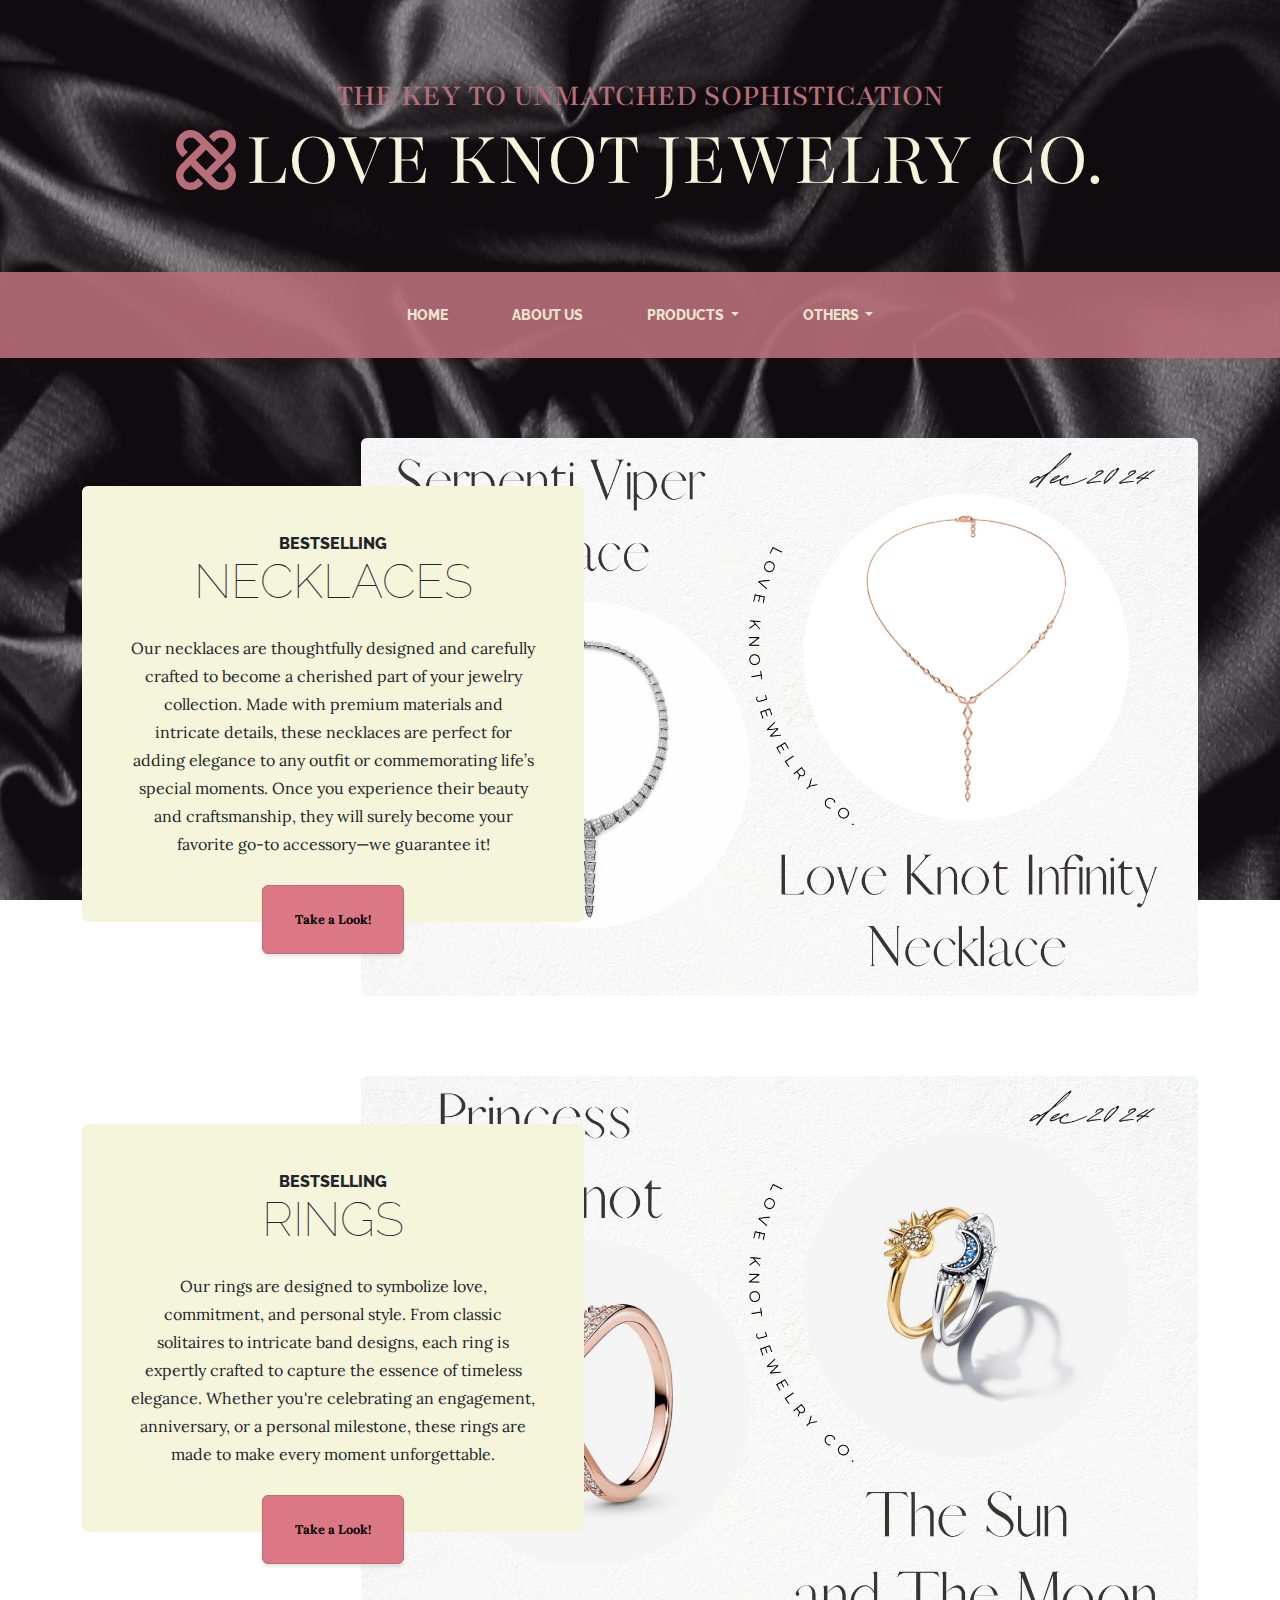
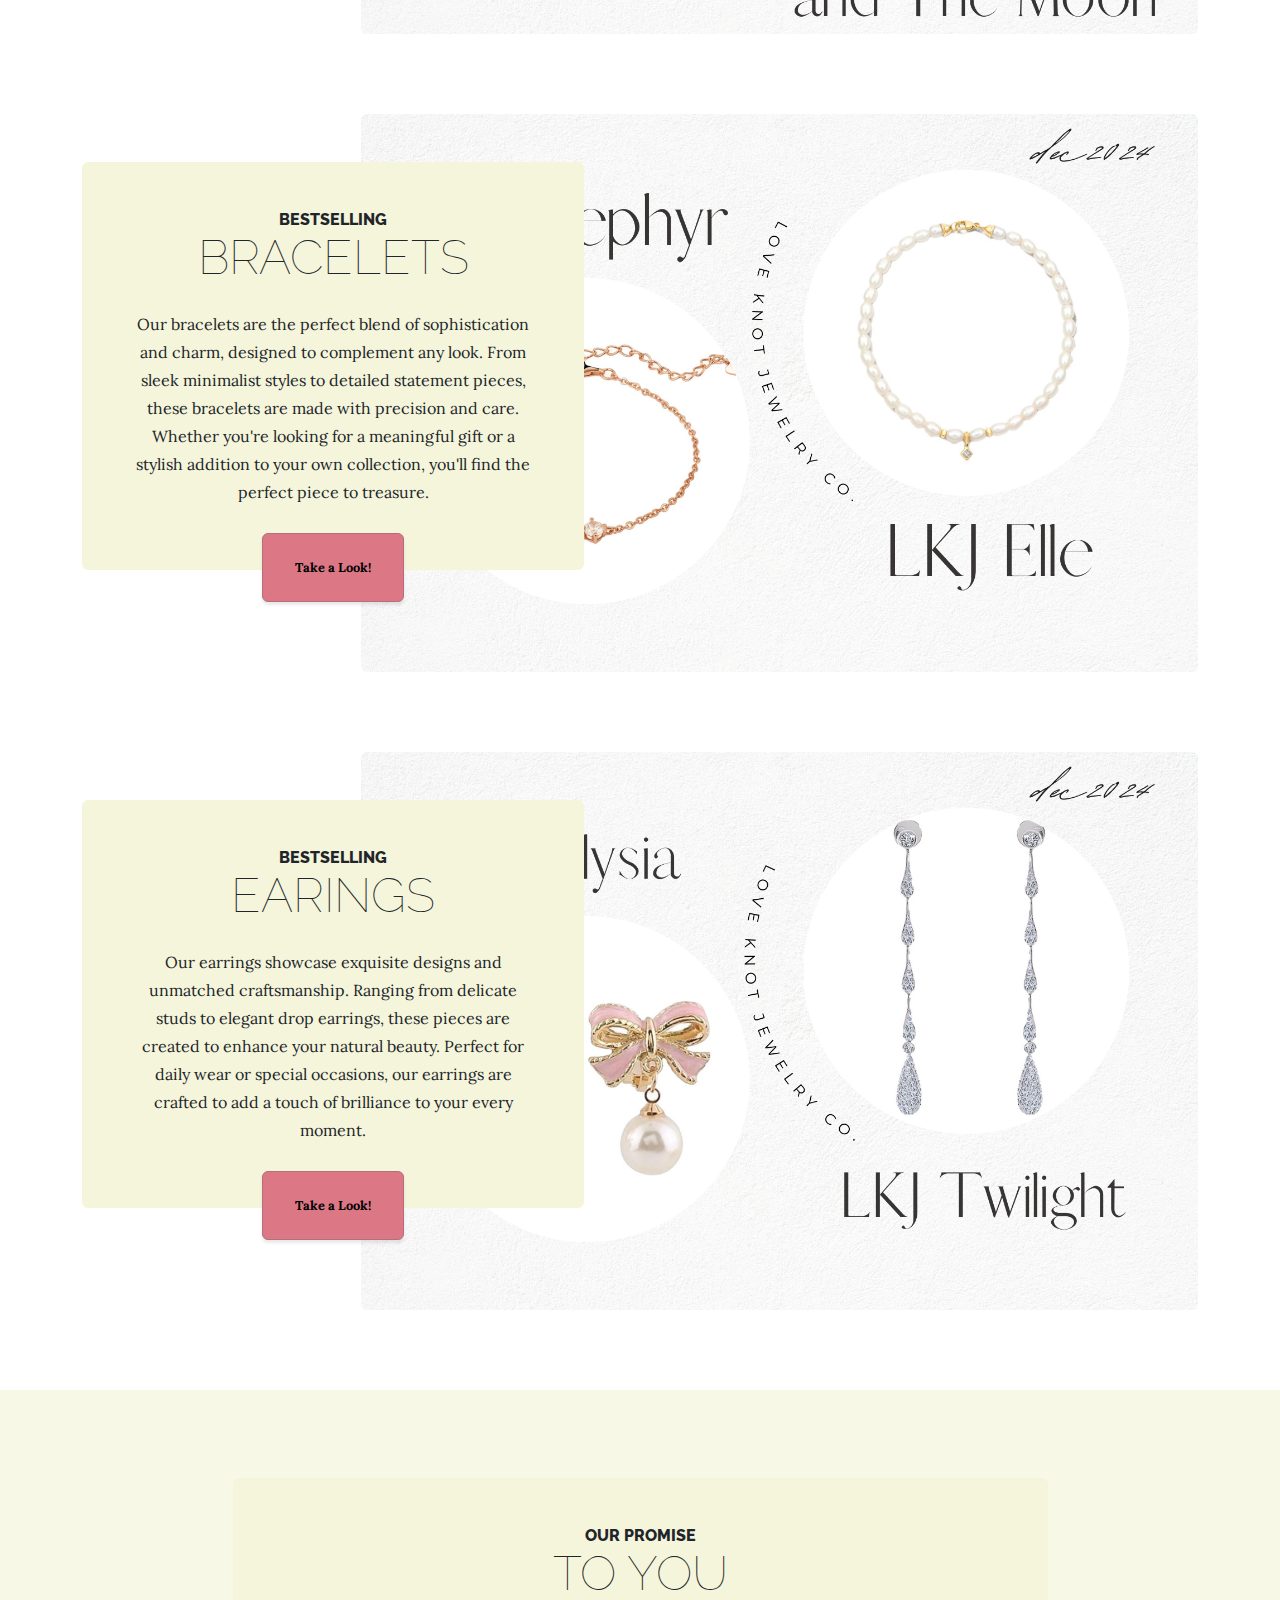
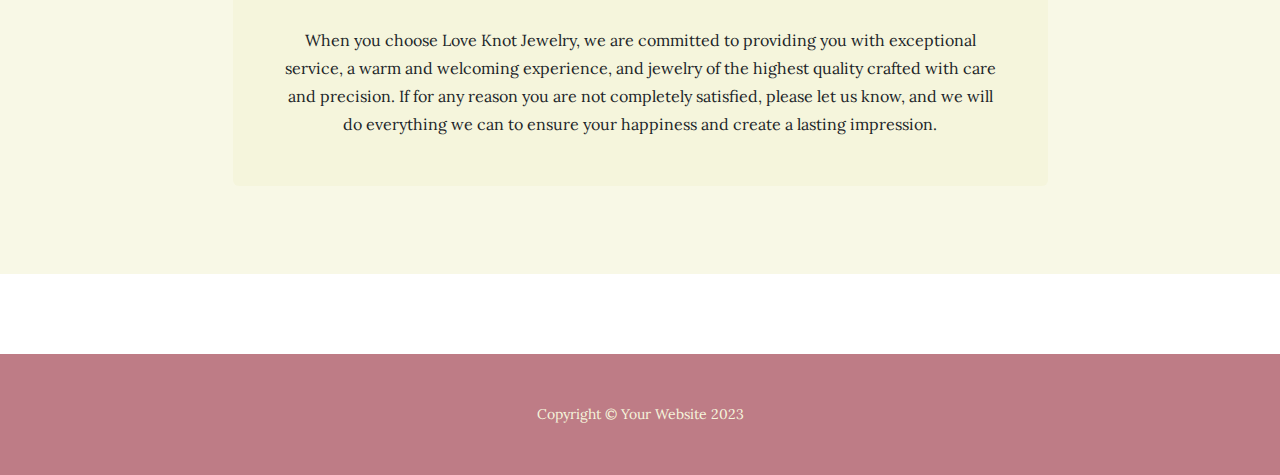
<file: love knot/LOVE KNOT/index.html>
<!DOCTYPE html>
<html lang="en">
    <head>
        <meta charset="utf-8" />
        <meta name="viewport" content="width=device-width, initial-scale=1, shrink-to-fit=no" />
        <meta name="description" content="" />
        <meta name="author" content="" />
        <title>Love Knot Jewelry Co.</title>
        <link rel="icon" type="image/x-icon" href="assets/favicon.ico" />
        <!-- Google fonts-->
        <link href="https://fonts.googleapis.com/css?family=Raleway:100,100i,200,200i,300,300i,400,400i,500,500i,600,600i,700,700i,800,800i,900,900i" rel="stylesheet" />
        <link href="https://fonts.googleapis.com/css?family=Lora:400,400i,700,700i" rel="stylesheet" />
        <link href="https://fonts.googleapis.com/css2?family=Playfair:ital,opsz,wght@0,5..1200,300..900;1,5..1200,300..900&display=swap" rel="stylesheet" />
        <!-- Core theme CSS (includes Bootstrap)-->
        <link href="css/styles.css" rel="stylesheet" />
    </head>
    <body>
        <header>
            <h1 class="site-heading text-center text-faded d-none d-lg-block">
                <span class="site-heading-upper text-primary mb-3">The Key to Unmatched Sophistication</span>
                <div class="site-heading-container">
                    <img src="assets/img/LOVE KNOT.svg" alt="LoveKnotLogo" width="60" height="60" class="logo-image">
                    <span class="site-heading-lower">Love Knot Jewelry Co.</span>
                </div>
            </h1>
        </header>
        <!-- Navigation-->
        <nav class="navbar navbar-expand-lg navbar-dark py-lg-4" id="mainNav">
            <div class="container">
                <a class="navbar-brand text-uppercase fw-bold d-lg-none" href="index.html">Love Knot Jewelry Co.</a>
                <button class="navbar-toggler" type="button" data-bs-toggle="collapse" data-bs-target="#navbarSupportedContent" aria-controls="navbarSupportedContent" aria-expanded="false" aria-label="Toggle navigation"><span class="navbar-toggler-icon"></span></button>
                <div class="collapse navbar-collapse" id="navbarSupportedContent">
                    <ul class="navbar-nav mx-auto">
                        <li class="nav-item px-lg-4"><a class="nav-link text-uppercase" href="index.html">Home</a></li>
                        <li class="nav-item px-lg-4"><a class="nav-link text-uppercase" href="about.html">About Us</a></li>
                        <li class="nav-item dropdown px-lg-4">
                            <a class="nav-link dropdown-toggle text-uppercase" href="products.html" id="navbarDropdown" role="button" data-bs-toggle="dropdown" aria-expanded="false">
                                Products
                            </a>
                            <ul class="dropdown-menu" aria-labelledby="navbarDropdown">
                                <li><a class="dropdown-item" href="products.html">All</a></li>
                                <li><a class="dropdown-item" href="necklaces.html">Necklaces</a></li>
                                <li><a class="dropdown-item" href="rings.html">Rings</a></li>
                                <li><a class="dropdown-item" href="bracelets.html">Bracelets</a></li>
                                <li><a class="dropdown-item" href="earrings.html">Earrings</a></li>
                            </ul>
                        </li>

                        <li class="nav-item dropdown px-lg-4">
                            <a class="nav-link dropdown-toggle text-uppercase" href="contact.html" id="navbarDropdown" role="button" data-bs-toggle="dropdown" aria-expanded="false">
                                Others
                            </a>
                            <ul class="dropdown-menu" aria-labelledby="navbarDropdown">
                                <li><a class="dropdown-item" href="contact.html">Contact Us</a></li>
                                <li><a class="dropdown-item" href="logout.html">Log Out</a></li>
                            </ul>
                        </li>
                        
                    </ul>
                </div>
            </div>
        </nav>
        <section class="page-section clearfix">
            <div class="container">
                <div class="intro">
                    <img class="intro-img img-fluid mb-3 mb-lg-0 rounded" src="assets/img/1.png" alt="Bestselling Necklaces" />
                    <div class="intro-text left-0 text-center bg-faded p-5 rounded">
                        <h2 class="section-heading mb-4">
                            <span class="section-heading-upper">Bestselling</span>
                            <span class="section-heading-lower">Necklaces</span>
                        </h2>
                        <p class="mb-3">Our necklaces are thoughtfully designed and carefully crafted to become a cherished part of your jewelry collection. Made with premium materials and intricate details, these necklaces are perfect for adding elegance to any outfit or commemorating life’s special moments. Once you experience their beauty and craftsmanship, they will surely become your favorite go-to accessory—we guarantee it!</p>
                        <div class="intro-button mx-auto"><a class="btn btn-primary btn-xl" href="necklaces.html">Take a Look!</a></div>
                    </div>
                </div>
            </div>
        </section>

        <section class="page-section clearfix">
            <div class="container">
                <div class="intro">
                    <img class="intro-img img-fluid mb-3 mb-lg-0 rounded" src="assets/img/2.png" alt="Bestselling Rings" />
                    <div class="intro-text left-0 text-center bg-faded p-5 rounded">
                        <h2 class="section-heading mb-4">
                            <span class="section-heading-upper">Bestselling</span>
                            <span class="section-heading-lower">Rings</span>
                        </h2>
                        <p class="mb-3">Our rings are designed to symbolize love, commitment, and personal style. From classic solitaires to intricate band designs, each ring is expertly crafted to capture the essence of timeless elegance. Whether you're celebrating an engagement, anniversary, or a personal milestone, these rings are made to make every moment unforgettable.</p>
                        <div class="intro-button mx-auto"><a class="btn btn-primary btn-xl" href="rings.html">Take a Look!</a></div>
                    </div>
                </div>
            </div>
        </section>

        <section class="page-section clearfix">
            <div class="container">
                <div class="intro">
                    <img class="intro-img img-fluid mb-3 mb-lg-0 rounded" src="assets/img/3.png" alt="Bestselling Bracelets" />
                    <div class="intro-text left-0 text-center bg-faded p-5 rounded">
                        <h2 class="section-heading mb-4">
                            <span class="section-heading-upper">Bestselling</span>
                            <span class="section-heading-lower">Bracelets</span>
                        </h2>
                        <p class="mb-3">Our bracelets are the perfect blend of sophistication and charm, designed to complement any look. From sleek minimalist styles to detailed statement pieces, these bracelets are made with precision and care. Whether you're looking for a meaningful gift or a stylish addition to your own collection, you'll find the perfect piece to treasure.</p>
                        <div class="intro-button mx-auto"><a class="btn btn-primary btn-xl" href="bracelets.html">Take a Look!</a></div>
                    </div>
                </div>
            </div>
        </section>

        <section class="page-section clearfix">
            <div class="container">
                <div class="intro">
                    <img class="intro-img img-fluid mb-3 mb-lg-0 rounded" src="assets/img/4.png" alt="Bestselling Earrings" />
                    <div class="intro-text left-0 text-center bg-faded p-5 rounded">
                        <h2 class="section-heading mb-4">
                            <span class="section-heading-upper">Bestselling</span>
                            <span class="section-heading-lower">Earings</span>
                        </h2>
                        <p class="mb-3">Our earrings showcase exquisite designs and unmatched craftsmanship. Ranging from delicate studs to elegant drop earrings, these pieces are created to enhance your natural beauty. Perfect for daily wear or special occasions, our earrings are crafted to add a touch of brilliance to your every moment.</p>
                        <div class="intro-button mx-auto"><a class="btn btn-primary btn-xl" href="earrings.html">Take a Look!</a></div>
                    </div>
                </div>
            </div>
        </section>

        <section class="page-section cta">
            <div class="container">
                <div class="row">
                    <div class="col-xl-9 mx-auto">
                        <div class="cta-inner bg-faded text-center rounded">
                            <h2 class="section-heading mb-4">
                                <span class="section-heading-upper">Our Promise</span>
                                <span class="section-heading-lower">To You</span>
                            </h2>
                            <p class="mb-0">When you choose Love Knot Jewelry, we are committed to providing you with exceptional service, a warm and welcoming experience, and jewelry of the highest quality crafted with care and precision. If for any reason you are not completely satisfied, please let us know, and we will do everything we can to ensure your happiness and create a lasting impression.</p>
                        </div>
                    </div>
                </div>
            </div>
        </section>
        <footer class="footer text-faded text-center py-5">
            <div class="container"><p class="m-0 small">Copyright &copy; Your Website 2023</p></div>
        </footer>
        <!-- Bootstrap core JS-->
        <script src="https://cdn.jsdelivr.net/npm/bootstrap@5.2.3/dist/js/bootstrap.bundle.min.js"></script>
        <!-- Core theme JS-->
        <script src="js/scripts.js"></script>
    </body>
</html>
</file>
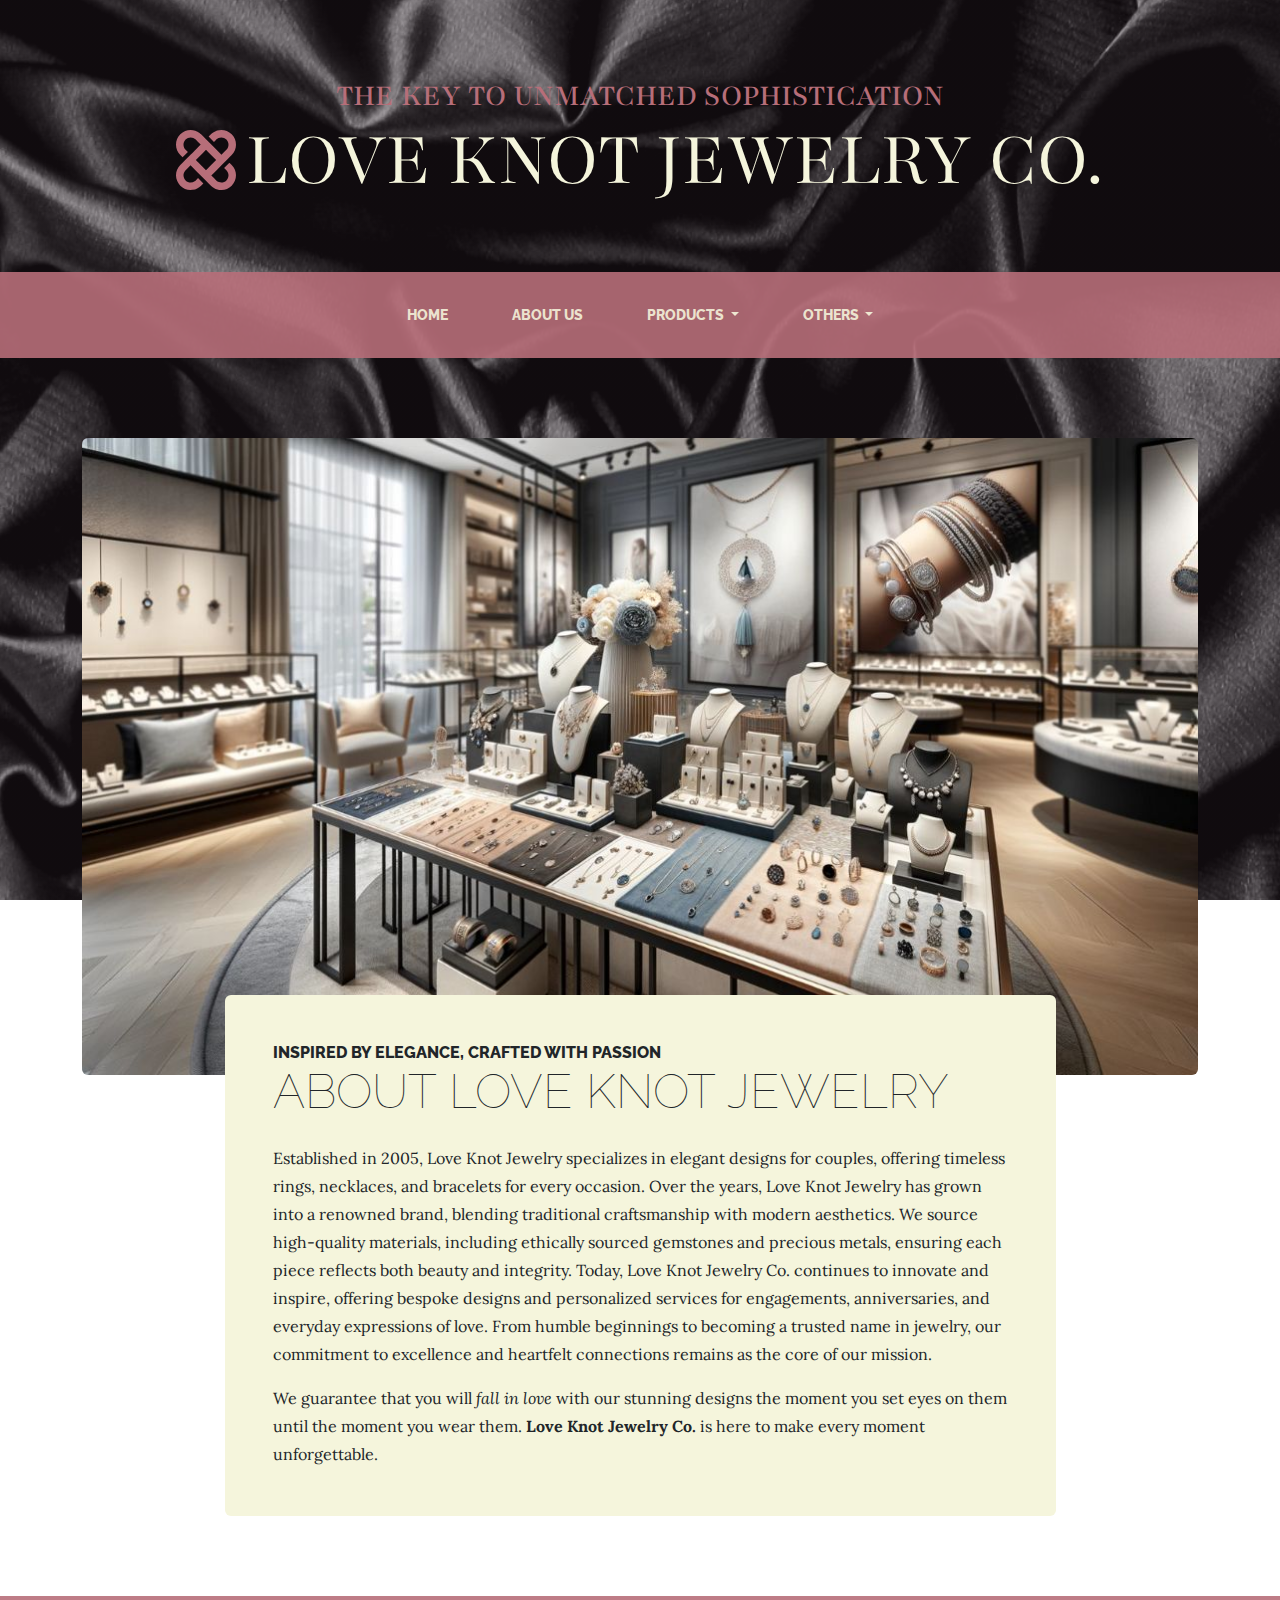
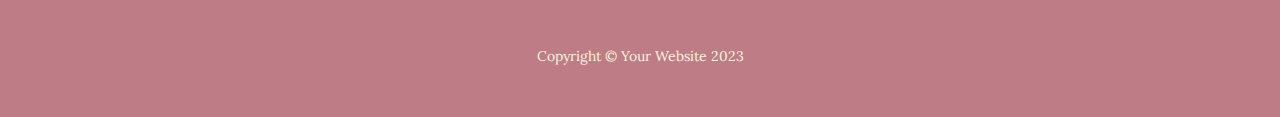
<file: love knot/LOVE KNOT/about.html>
<!DOCTYPE html>
<html lang="en">
    <head>
        <meta charset="utf-8" />
        <meta name="viewport" content="width=device-width, initial-scale=1, shrink-to-fit=no" />
        <meta name="description" content="" />
        <meta name="author" content="" />
        <title>Love Knot Jewelry Co.</title>
        <link rel="icon" type="image/x-icon" href="assets/favicon.ico" />
        <!-- Google fonts-->
        <link href="https://fonts.googleapis.com/css?family=Raleway:100,100i,200,200i,300,300i,400,400i,500,500i,600,600i,700,700i,800,800i,900,900i" rel="stylesheet" />
        <link href="https://fonts.googleapis.com/css?family=Lora:400,400i,700,700i" rel="stylesheet" />
        <link href="https://fonts.googleapis.com/css2?family=Playfair:ital,opsz,wght@0,5..1200,300..900;1,5..1200,300..900&display=swap" rel="stylesheet" />
        <!-- Core theme CSS (includes Bootstrap)-->
        <link href="css/styles.css" rel="stylesheet" />
    </head>
    <body>
        <header>
            <h1 class="site-heading text-center text-faded d-none d-lg-block">
                <span class="site-heading-upper text-primary mb-3">The Key to Unmatched Sophistication</span>
                <div class="site-heading-container">
                    <img src="assets/img/LOVE KNOT.svg" alt="LoveKnotLogo" width="60" height="60" class="logo-image">
                    <span class="site-heading-lower">Love Knot Jewelry Co.</span>
                </div>
            </h1>
        </header>
        <!-- Navigation-->
        <nav class="navbar navbar-expand-lg navbar-dark py-lg-4" id="mainNav">
            <div class="container">
                <a class="navbar-brand text-uppercase fw-bold d-lg-none" href="index.html">Love Knot Jewelry Co.</a>
                <button class="navbar-toggler" type="button" data-bs-toggle="collapse" data-bs-target="#navbarSupportedContent" aria-controls="navbarSupportedContent" aria-expanded="false" aria-label="Toggle navigation"><span class="navbar-toggler-icon"></span></button>
                <div class="collapse navbar-collapse" id="navbarSupportedContent">
                    <ul class="navbar-nav mx-auto">
                        <li class="nav-item px-lg-4"><a class="nav-link text-uppercase" href="index.html">Home</a></li>
                        <li class="nav-item px-lg-4"><a class="nav-link text-uppercase" href="about.html">About Us</a></li>
                        <li class="nav-item dropdown px-lg-4">
                            <a class="nav-link dropdown-toggle text-uppercase" href="products.html" id="navbarDropdown" role="button" data-bs-toggle="dropdown" aria-expanded="false">
                                Products
                            </a>
                            <ul class="dropdown-menu" aria-labelledby="navbarDropdown">
                                <li><a class="dropdown-item" href="products.html">All</a></li>
                                <li><a class="dropdown-item" href="necklaces.html">Necklaces</a></li>
                                <li><a class="dropdown-item" href="rings.html">Rings</a></li>
                                <li><a class="dropdown-item" href="bracelets.html">Bracelets</a></li>
                                <li><a class="dropdown-item" href="earrings.html">Earrings</a></li>
                            </ul>
                        </li>
                        
                        <li class="nav-item dropdown px-lg-4">
                            <a class="nav-link dropdown-toggle text-uppercase" href="contact.html" id="navbarDropdown" role="button" data-bs-toggle="dropdown" aria-expanded="false">
                                Others
                            </a>
                            <ul class="dropdown-menu" aria-labelledby="navbarDropdown">
                                <li><a class="dropdown-item" href="contact.html">Contact Us</a></li>
                                <li><a class="dropdown-item" href="logout.html">Log Out</a></li>
                            </ul>
                        </li>

                    </ul>
                </div>
            </div>
        </nav>
        <section class="page-section about-heading">
            <div class="container">
                <img class="img-fluid rounded about-heading-img mb-3 mb-lg-0" src="assets/img/about.jpg" alt="..." />
                <div class="about-heading-content">
                    <div class="row">
                        <div class="col-xl-9 col-lg-10 mx-auto">
                            <div class="bg-faded rounded p-5">
                                <h2 class="section-heading mb-4">
                                    <span class="section-heading-upper">Inspired by Elegance, Crafted with Passion</span>
                                    <span class="section-heading-lower">About Love Knot Jewelry</span>
                                </h2>
                                <p>Established in 2005, Love Knot Jewelry specializes in elegant designs for couples, offering timeless rings, necklaces, and bracelets for every occasion.

                                Over the years, Love Knot Jewelry has grown into a renowned brand, blending traditional craftsmanship with modern aesthetics. We source high-quality materials, including ethically sourced gemstones and precious metals, ensuring each piece reflects both beauty and integrity.
                                    
                                Today, Love Knot Jewelry Co. continues to innovate and inspire, offering bespoke designs and personalized services for engagements, anniversaries, and everyday expressions of love. From humble beginnings to becoming a trusted name in jewelry, our commitment to excellence and heartfelt connections remains as the core of our mission.</p>
                                <p class="mb-0">
                                    We guarantee that you will <em>fall in love</em> with our stunning designs the moment you set eyes on them until the moment you wear them. <b>Love Knot Jewelry Co.</b> is here to make every moment unforgettable.
                                </p>
                            </div>
                        </div>
                    </div>
                </div>
            </div>
        </section>
        <footer class="footer text-faded text-center py-5">
            <div class="container"><p class="m-0 small">Copyright &copy; Your Website 2023</p></div>
        </footer>
        <!-- Bootstrap core JS-->
        <script src="https://cdn.jsdelivr.net/npm/bootstrap@5.2.3/dist/js/bootstrap.bundle.min.js"></script>
        <!-- Core theme JS-->
        <script src="js/scripts.js"></script>
    </body>
</html>
</file>
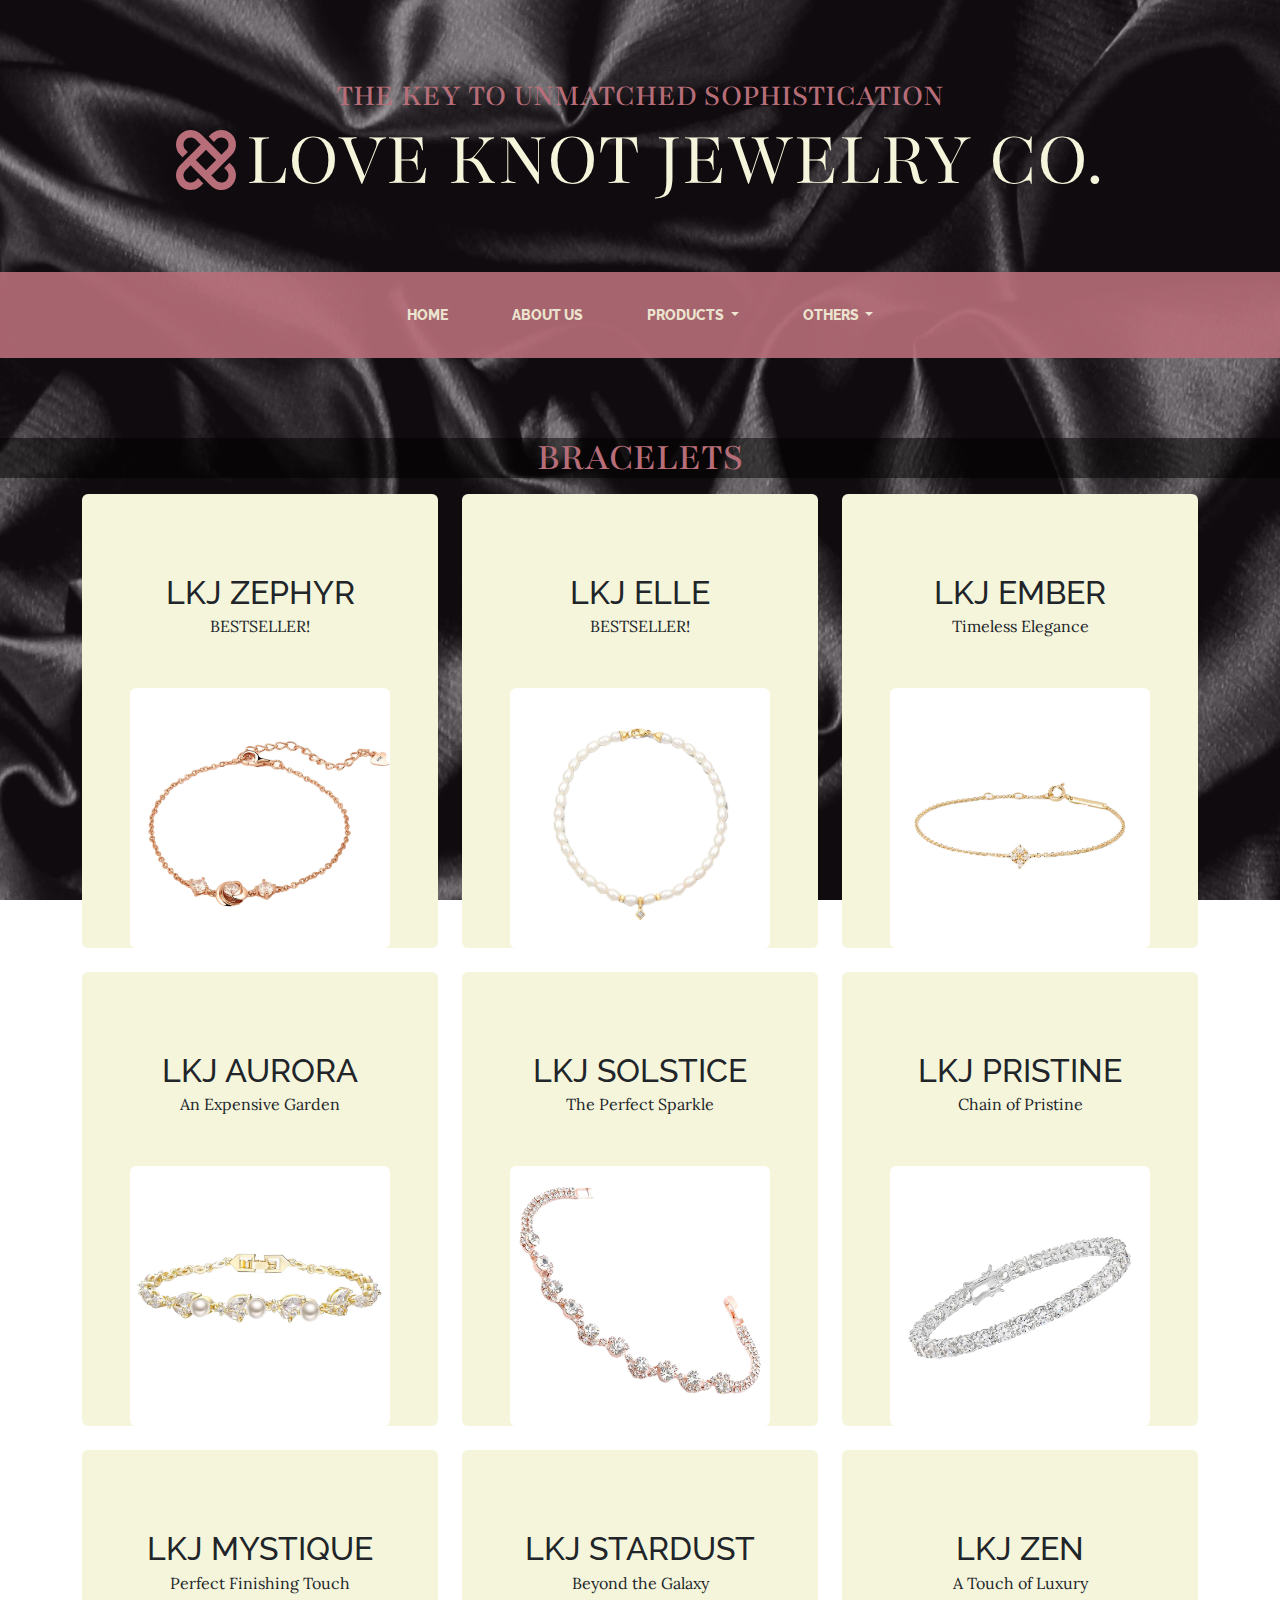
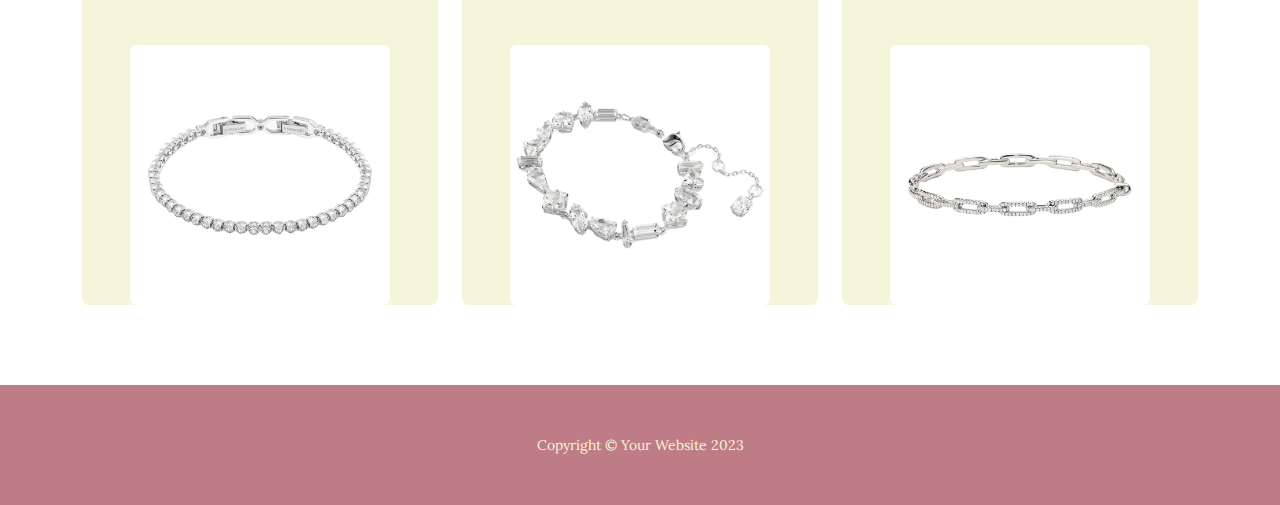
<file: love knot/LOVE KNOT/bracelets.html>
<!DOCTYPE html>
<html lang="en">
    <head>
        <meta charset="utf-8" />
        <meta name="viewport" content="width=device-width, initial-scale=1, shrink-to-fit=no" />
        <meta name="description" content="" />
        <meta name="author" content="" />
        <title>Love Knot Jewelry Co.</title>
        <link href="https://cdn.jsdelivr.net/npm/bootstrap@5.3.3/dist/css/bootstrap.min.css" rel="stylesheet" integrity="sha384-QWTKZyjpPEjISv5WaRU9OFeRpok6YctnYmDr5pNlyT2bRjXh0JMhjY6hW+ALEwIH" crossorigin="anonymous">
        <link rel="icon" type="image/x-icon" href="assets/favicon.ico" />
        <!-- Google fonts-->
        <link href="https://fonts.googleapis.com/css?family=Raleway:100,100i,200,200i,300,300i,400,400i,500,500i,600,600i,700,700i,800,800i,900,900i" rel="stylesheet" />
        <link href="https://fonts.googleapis.com/css?family=Lora:400,400i,700,700i" rel="stylesheet" />
        <link href="https://fonts.googleapis.com/css2?family=Playfair:ital,opsz,wght@0,5..1200,300..900;1,5..1200,300..900&display=swap" rel="stylesheet" />
        <!-- Core theme CSS (includes Bootstrap)-->
        <link href="css/styles.css" rel="stylesheet" />
    </head>
    <body>
        <header>
            <h1 class="site-heading text-center text-faded d-none d-lg-block">
                <span class="site-heading-upper text-primary mb-3">The Key to Unmatched Sophistication</span>
                <div class="site-heading-container">
                    <img src="assets/img/LOVE KNOT.svg" alt="LoveKnotLogo" width="60" height="60" class="logo-image">
                    <span class="site-heading-lower">Love Knot Jewelry Co.</span>
                </div>
            </h1>
        </header>
        <!-- Navigation-->
        <nav class="navbar navbar-expand-lg navbar-dark py-lg-4" id="mainNav">
            <div class="container">
                <a class="navbar-brand text-uppercase fw-bold d-lg-none" href="index.html">Love Knot Jewelry Co.</a>
                <button class="navbar-toggler" type="button" data-bs-toggle="collapse" data-bs-target="#navbarSupportedContent" aria-controls="navbarSupportedContent" aria-expanded="false" aria-label="Toggle navigation"><span class="navbar-toggler-icon"></span></button>
                <div class="collapse navbar-collapse" id="navbarSupportedContent">
                    <ul class="navbar-nav mx-auto">
                        <li class="nav-item px-lg-4"><a class="nav-link text-uppercase" href="index.html">Home</a></li>
                        <li class="nav-item px-lg-4"><a class="nav-link text-uppercase" href="about.html">About Us</a></li>
                        <li class="nav-item dropdown px-lg-4">
                            <a class="nav-link dropdown-toggle text-uppercase" href="products.html" id="navbarDropdown" role="button" data-bs-toggle="dropdown" aria-expanded="false">
                                Products
                            </a>
                            <ul class="dropdown-menu" aria-labelledby="navbarDropdown">
                                <li><a class="dropdown-item" href="products.html">All</a></li>
                                <li><a class="dropdown-item" href="necklaces.html">Necklaces</a></li>
                                <li><a class="dropdown-item" href="rings.html">Rings</a></li>
                                <li><a class="dropdown-item" href="bracelets.html">Bracelets</a></li>
                                <li><a class="dropdown-item" href="earrings.html">Earrings</a></li>
                            </ul>
                        </li>
                        
                        <li class="nav-item dropdown px-lg-4">
                            <a class="nav-link dropdown-toggle text-uppercase" href="contact.html" id="navbarDropdown" role="button" data-bs-toggle="dropdown" aria-expanded="false">
                                Others
                            </a>
                            <ul class="dropdown-menu" aria-labelledby="navbarDropdown">
                                <li><a class="dropdown-item" href="contact.html">Contact Us</a></li>
                                <li><a class="dropdown-item" href="logout.html">Log Out</a></li>
                            </ul>
                        </li>

                    </ul>
                </div>
            </div>
        </nav>

    <section class="page-section">
    <h1 class="site-heading text-center text-faded site-heading-upper text-primary mb-3" style="background-color:rgba(0, 0, 0, 0.5)">Bracelets</h1>

    <div class="container">
        <div class="row gy-4 justify-content-center">
            <!-- First Item -->
            <div class="col-12 col-md-6 col-lg-4">
                <div class="bg-faded pt-3 px-3 pt-md-5 px-md-5 text-center overflow-hidden rounded">
                    <div class="my-3 py-3">
                        <h2 class="section-heading mb-0">LKJ Zephyr</h2>
                        <p class="section-heading-lower">BESTSELLER!</p>
                    </div>
                    <img class="product-item-img mx-auto d-flex rounded img-fluid mb-3 mb-lg-0" 
                         src="assets/img/Bracelets/LKJ Zephyr.jpg" 
                         alt="LKJ Zephyr" 
                         style="width: 100%; height: auto; border-radius: 21px 21px 0 0;" />
                </div>
            </div>

            <!-- Second Item -->
            <div class="col-12 col-md-6 col-lg-4">
                <div class="bg-faded pt-3 px-3 pt-md-5 px-md-5 text-center overflow-hidden rounded">
                    <div class="my-3 py-3">
                        <h2 class="section-heading mb-0">LKJ Elle</h2>
                        <p class="section-heading-lower">BESTSELLER!</p>
                    </div>
                    <img class="product-item-img mx-auto d-flex rounded img-fluid mb-3 mb-lg-0" 
                         src="assets/img/Bracelets/LKJ Elle.jpg" 
                         alt="LKJ Elle" 
                         style="width: 100%; height: auto; border-radius: 21px 21px 0 0;" />
                </div>
            </div>

            <!-- Third Item -->
            <div class="col-12 col-md-6 col-lg-4">
                <div class="bg-faded pt-3 px-3 pt-md-5 px-md-5 text-center overflow-hidden rounded">
                    <div class="my-3 py-3">
                        <h2 class="section-heading mb-0">LKJ Ember</h2>
                        <p class="section-heading-lower">Timeless Elegance</p>
                    </div>
                    <img class="product-item-img mx-auto d-flex rounded img-fluid mb-3 mb-lg-0" 
                         src="assets/img/Bracelets/LKJ Ember.jpg" 
                         alt="LKJ Ember" 
                         style="width: 100%; height: auto; border-radius: 21px 21px 0 0;" />
                    </div>
                </div>

            <!-- Fourth Item -->
            <div class="col-12 col-md-6 col-lg-4">
                <div class="bg-faded pt-3 px-3 pt-md-5 px-md-5 text-center overflow-hidden rounded">
                    <div class="my-3 py-3">
                        <h2 class="section-heading mb-0">LKJ Aurora</h2>
                        <p class="section-heading-lower">An Expensive Garden</p>
                    </div>
                    <img class="product-item-img mx-auto d-flex rounded img-fluid mb-3 mb-lg-0" 
                         src="assets/img/Bracelets/LKJ Aurora.jpg" 
                         alt="LKJ Aurora" 
                         style="width: 100%; height: auto; border-radius: 21px 21px 0 0;" />
                    </div>
                </div>

            <!-- Fifth Item -->
            <div class="col-12 col-md-6 col-lg-4">
                <div class="bg-faded pt-3 px-3 pt-md-5 px-md-5 text-center overflow-hidden rounded">
                    <div class="my-3 py-3">
                        <h2 class="section-heading mb-0">LKJ Solstice</h2>
                        <p class="section-heading-lower">The Perfect Sparkle</p>
                    </div>
                    <img class="product-item-img mx-auto d-flex rounded img-fluid mb-3 mb-lg-0" 
                         src="assets/img/Bracelets/LKJ Solstice.jpg" 
                         alt="LKJ Solstice" 
                         style="width: 100%; height: auto; border-radius: 21px 21px 0 0;" />
                    </div>
                </div>

            <!-- Sixth Item -->
            <div class="col-12 col-md-6 col-lg-4">
                <div class="bg-faded pt-3 px-3 pt-md-5 px-md-5 text-center overflow-hidden rounded">
                    <div class="my-3 py-3">
                        <h2 class="section-heading mb-0">LKJ Pristine</h2>
                        <p class="section-heading-lower">Chain of Pristine</p>
                    </div>
                    <img class="product-item-img mx-auto d-flex rounded img-fluid mb-3 mb-lg-0" 
                         src="assets/img/Bracelets/LKJ Pristine.jpg" 
                         alt="LKJ Pristine" 
                         style="width: 100%; height: auto; border-radius: 21px 21px 0 0;" />
                    </div>
                </div>

            <!-- Seventh Item -->
            <div class="col-12 col-md-6 col-lg-4">
                <div class="bg-faded pt-3 px-3 pt-md-5 px-md-5 text-center overflow-hidden rounded">
                    <div class="my-3 py-3">
                        <h2 class="section-heading mb-0">LKJ Mystique</h2>
                        <p class="section-heading-lower">Perfect Finishing Touch</p>
                    </div>
                    <img class="product-item-img mx-auto d-flex rounded img-fluid mb-3 mb-lg-0" 
                         src="assets/img/Bracelets/LKJ Mystique.jpg" 
                         alt="LKJ Mystique" 
                         style="width: 100%; height: auto; border-radius: 21px 21px 0 0;" />
                    </div>
                </div>

            <!-- Eighth Item -->
            <div class="col-12 col-md-6 col-lg-4">
                <div class="bg-faded pt-3 px-3 pt-md-5 px-md-5 text-center overflow-hidden rounded">
                    <div class="my-3 py-3">
                        <h2 class="section-heading mb-0">LKJ Stardust</h2>
                        <p class="section-heading-lower">Beyond the Galaxy</p>
                    </div>
                    <img class="product-item-img mx-auto d-flex rounded img-fluid mb-3 mb-lg-0" 
                         src="assets/img/Bracelets/LKJ Stardust.jpg" 
                         alt="LKJ Stardust" 
                         style="width: 100%; height: auto; border-radius: 21px 21px 0 0;" />
                    </div>
                </div>

            <!-- Ninth Item -->
            <div class="col-12 col-md-6 col-lg-4">
                <div class="bg-faded pt-3 px-3 pt-md-5 px-md-5 text-center overflow-hidden rounded">
                    <div class="my-3 py-3">
                        <h2 class="section-heading mb-0">LKJ Zen</h2>
                        <p class="section-heading-lower">A Touch of Luxury</p>
                    </div>
                    <img class="product-item-img mx-auto d-flex rounded img-fluid mb-3 mb-lg-0" 
                         src="assets/img/Bracelets/LKJ Zen.jpg" 
                         alt="LKJ Zen" 
                         style="width: 100%; height: auto; border-radius: 21px 21px 0 0;" />
                    </div>
                </div>
                
            </div>
        </div>
    </section>
             
        <footer class="footer text-faded text-center py-5">
            <div class="container"><p class="m-0 small">Copyright &copy; Your Website 2023</p></div>
        </footer>
        <!-- Bootstrap core JS-->
        <script src="https://cdn.jsdelivr.net/npm/bootstrap@5.3.3/dist/js/bootstrap.bundle.min.js" integrity="sha384-YvpcrYf0tY3lHB60NNkmXc5s9fDVZLESaAA55NDzOxhy9GkcIdslK1eN7N6jIeHz" crossorigin="anonymous"></script>
        <!-- Core theme JS-->
        <script src="js/scripts.js"></script>
    </body>
</html>
</file>
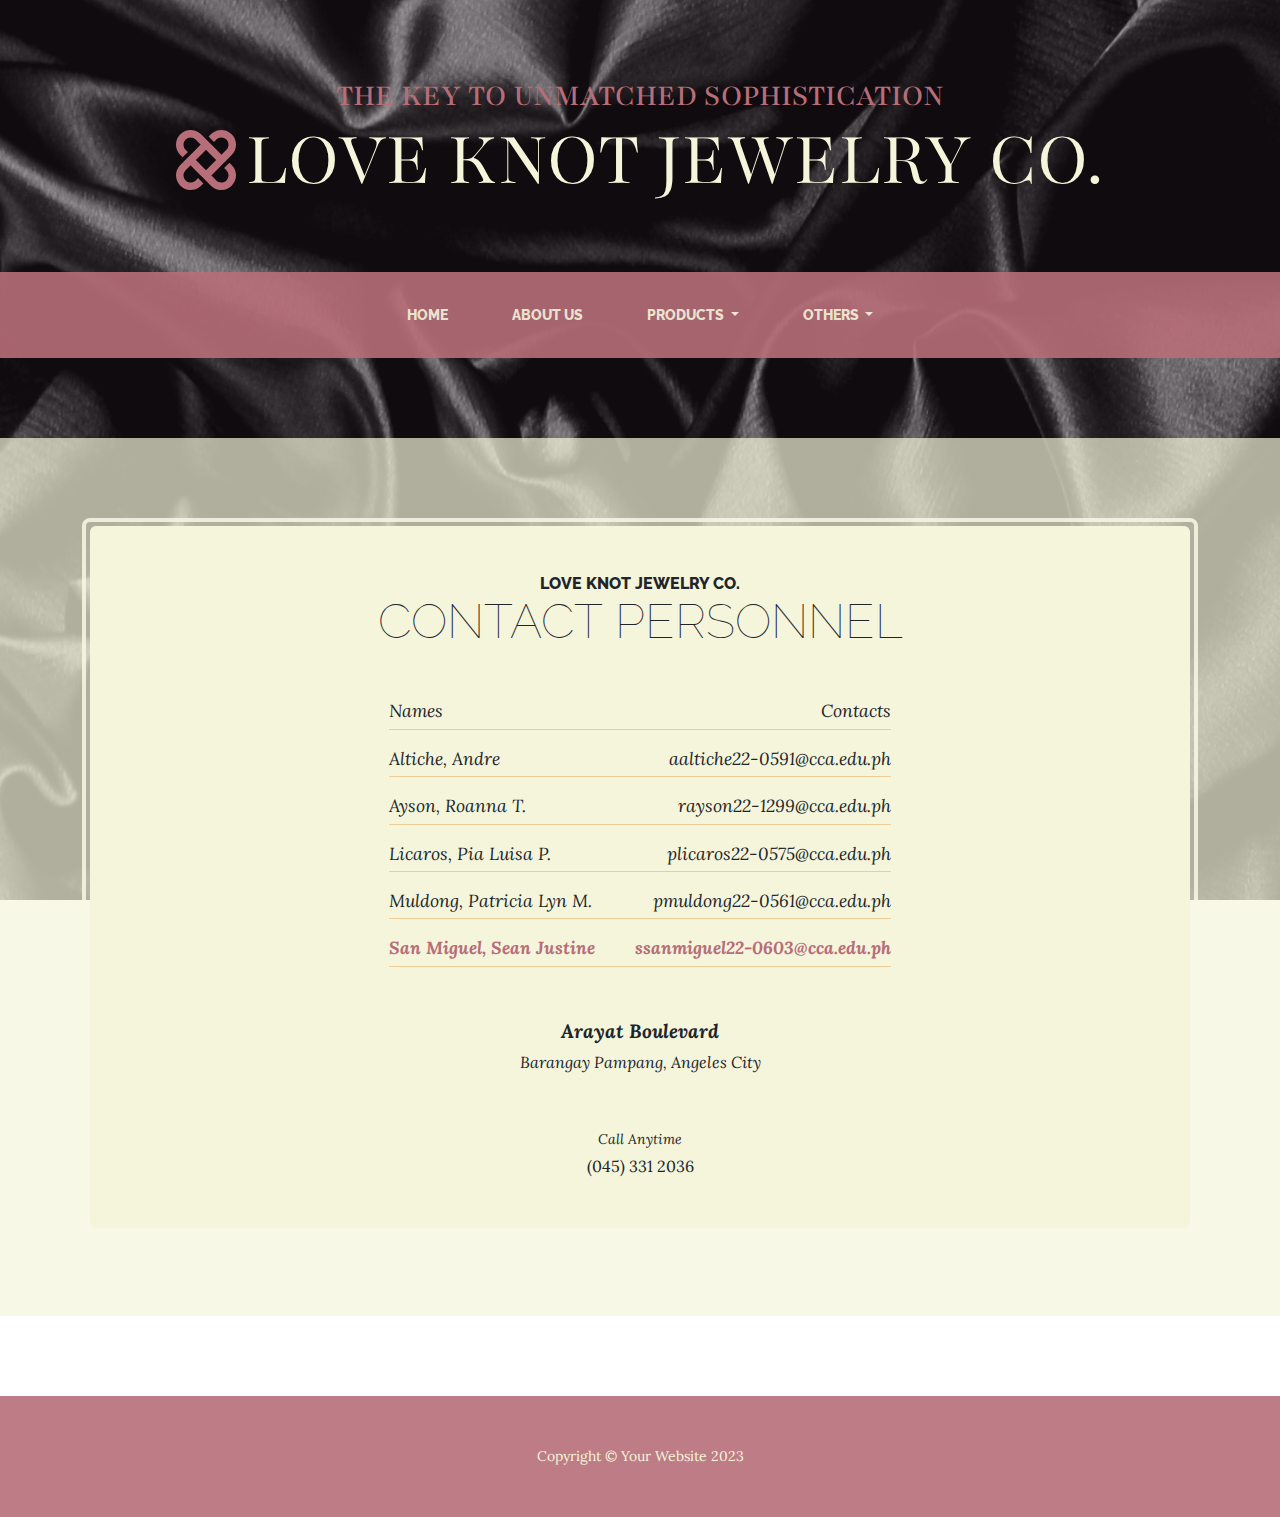
<file: love knot/LOVE KNOT/contact.html>
<!DOCTYPE html>
<html lang="en">
    <head>
        <meta charset="utf-8" />
        <meta name="viewport" content="width=device-width, initial-scale=1, shrink-to-fit=no" />
        <meta name="description" content="" />
        <meta name="author" content="" />
        <title>Love Knot Jewelry Co.</title>
        <link rel="icon" type="image/x-icon" href="assets/favicon.ico" />
        <!-- Google fonts-->
        <link href="https://fonts.googleapis.com/css?family=Raleway:100,100i,200,200i,300,300i,400,400i,500,500i,600,600i,700,700i,800,800i,900,900i" rel="stylesheet" />
        <link href="https://fonts.googleapis.com/css?family=Lora:400,400i,700,700i" rel="stylesheet" />
        <link href="https://fonts.googleapis.com/css2?family=Playfair:ital,opsz,wght@0,5..1200,300..900;1,5..1200,300..900&display=swap" rel="stylesheet" />
        <!-- Core theme CSS (includes Bootstrap)-->
        <link href="css/styles.css" rel="stylesheet" />
    </head>
    <body>
        <header>
            <h1 class="site-heading text-center text-faded d-none d-lg-block">
                <span class="site-heading-upper text-primary mb-3">The Key to Unmatched Sophistication</span>
                <div class="site-heading-container">
                    <img src="assets/img/LOVE KNOT.svg" alt="LoveKnotLogo" width="60" height="60" class="logo-image">
                    <span class="site-heading-lower">Love Knot Jewelry Co.</span>
                </div>
            </h1>
        </header>
        <!-- Navigation-->
        <nav class="navbar navbar-expand-lg navbar-dark py-lg-4" id="mainNav">
            <div class="container">
                <a class="navbar-brand text-uppercase fw-bold d-lg-none" href="index.html">Love Knot Jewelry Co.</a>
                <button class="navbar-toggler" type="button" data-bs-toggle="collapse" data-bs-target="#navbarSupportedContent" aria-controls="navbarSupportedContent" aria-expanded="false" aria-label="Toggle navigation"><span class="navbar-toggler-icon"></span></button>
                <div class="collapse navbar-collapse" id="navbarSupportedContent">
                    <ul class="navbar-nav mx-auto">
                        <li class="nav-item px-lg-4"><a class="nav-link text-uppercase" href="index.html">Home</a></li>
                        <li class="nav-item px-lg-4"><a class="nav-link text-uppercase" href="about.html">About Us</a></li>
                        <li class="nav-item dropdown px-lg-4">
                            <a class="nav-link dropdown-toggle text-uppercase" href="products.html" id="navbarDropdown" role="button" data-bs-toggle="dropdown" aria-expanded="false">
                                Products
                            </a>
                            <ul class="dropdown-menu" aria-labelledby="navbarDropdown">
                                <li><a class="dropdown-item" href="products.html">All</a></li>
                                <li><a class="dropdown-item" href="necklaces.html">Necklaces</a></li>
                                <li><a class="dropdown-item" href="rings.html">Rings</a></li>
                                <li><a class="dropdown-item" href="bracelets.html">Bracelets</a></li>
                                <li><a class="dropdown-item" href="earrings.html">Earrings</a></li>
                            </ul>
                        </li>
                        
                        <li class="nav-item dropdown px-lg-4">
                            <a class="nav-link dropdown-toggle text-uppercase" href="contact.html" id="navbarDropdown" role="button" data-bs-toggle="dropdown" aria-expanded="false">
                                Others
                            </a>
                            <ul class="dropdown-menu" aria-labelledby="navbarDropdown">
                                <li><a class="dropdown-item" href="contact.html">Contact Us</a></li>
                                <li><a class="dropdown-item" href="logout.html">Log Out</a></li>
                            </ul>
                        </li>
                        
                    </ul>
                </div>
            </div>
        </nav>
        <section class="page-section cta">
            <div class="container">
                <div class="row">
                    <div class="col-xl-12 mx-auto">
                        <div class="cta-inner bg-faded text-center rounded">
                            <h2 class="section-heading mb-5">
                                <span class="section-heading-upper">Love Knot Jewelry Co.</span>
                                <span class="section-heading-lower">Contact Personnel</span>
                            </h2>
                            <ul class="list-unstyled list-hours mb-5 text-left mx-auto">
                                <li class="list-unstyled-item list-hours-item d-flex">
                                    Names
                                    <span class="ms-auto">Contacts</span>
                                </li>
                                <li class="list-unstyled-item list-hours-item d-flex">
                                    Altiche, Andre
                                    <span class="ms-auto">aaltiche22-0591@cca.edu.ph</span>
                                </li>
                                <li class="list-unstyled-item list-hours-item d-flex">
                                    Ayson, Roanna T.
                                    <span class="ms-auto">rayson22-1299@cca.edu.ph</span>
                                </li>
                                <li class="list-unstyled-item list-hours-item d-flex">
                                    Licaros, Pia Luisa P.
                                    <span class="ms-auto">plicaros22-0575@cca.edu.ph</span>
                                </li>
                                <li class="list-unstyled-item list-hours-item d-flex">
                                    Muldong, Patricia Lyn M.
                                    <span class="ms-auto">pmuldong22-0561@cca.edu.ph
                                    </span>
                                </li>
                                <li class="list-unstyled-item list-hours-item d-flex">
                                    San Miguel, Sean Justine
                                    <span class="ms-auto">ssanmiguel22-0603@cca.edu.ph
                                    </span>
                                </li>
                            </ul>
                            <p class="address mb-5">
                                <em>
                                    <strong>Arayat Boulevard</strong>
                                    <br />
                                    Barangay Pampang, Angeles City
                                </em>
                            </p>
                            <p class="mb-0">
                                <small><em>Call Anytime</em></small>
                                <br />
                                (045) 331 2036
                            </p>
                        </div>
                    </div>
                </div>
            </div>
        </section>
        
        <footer class="footer text-faded text-center py-5">
            <div class="container"><p class="m-0 small">Copyright &copy; Your Website 2023</p></div>
        </footer>
        <!-- Bootstrap core JS-->
        <script src="https://cdn.jsdelivr.net/npm/bootstrap@5.2.3/dist/js/bootstrap.bundle.min.js"></script>
        <!-- Core theme JS-->
        <script src="js/scripts.js"></script>
    </body>
</html>
</file>
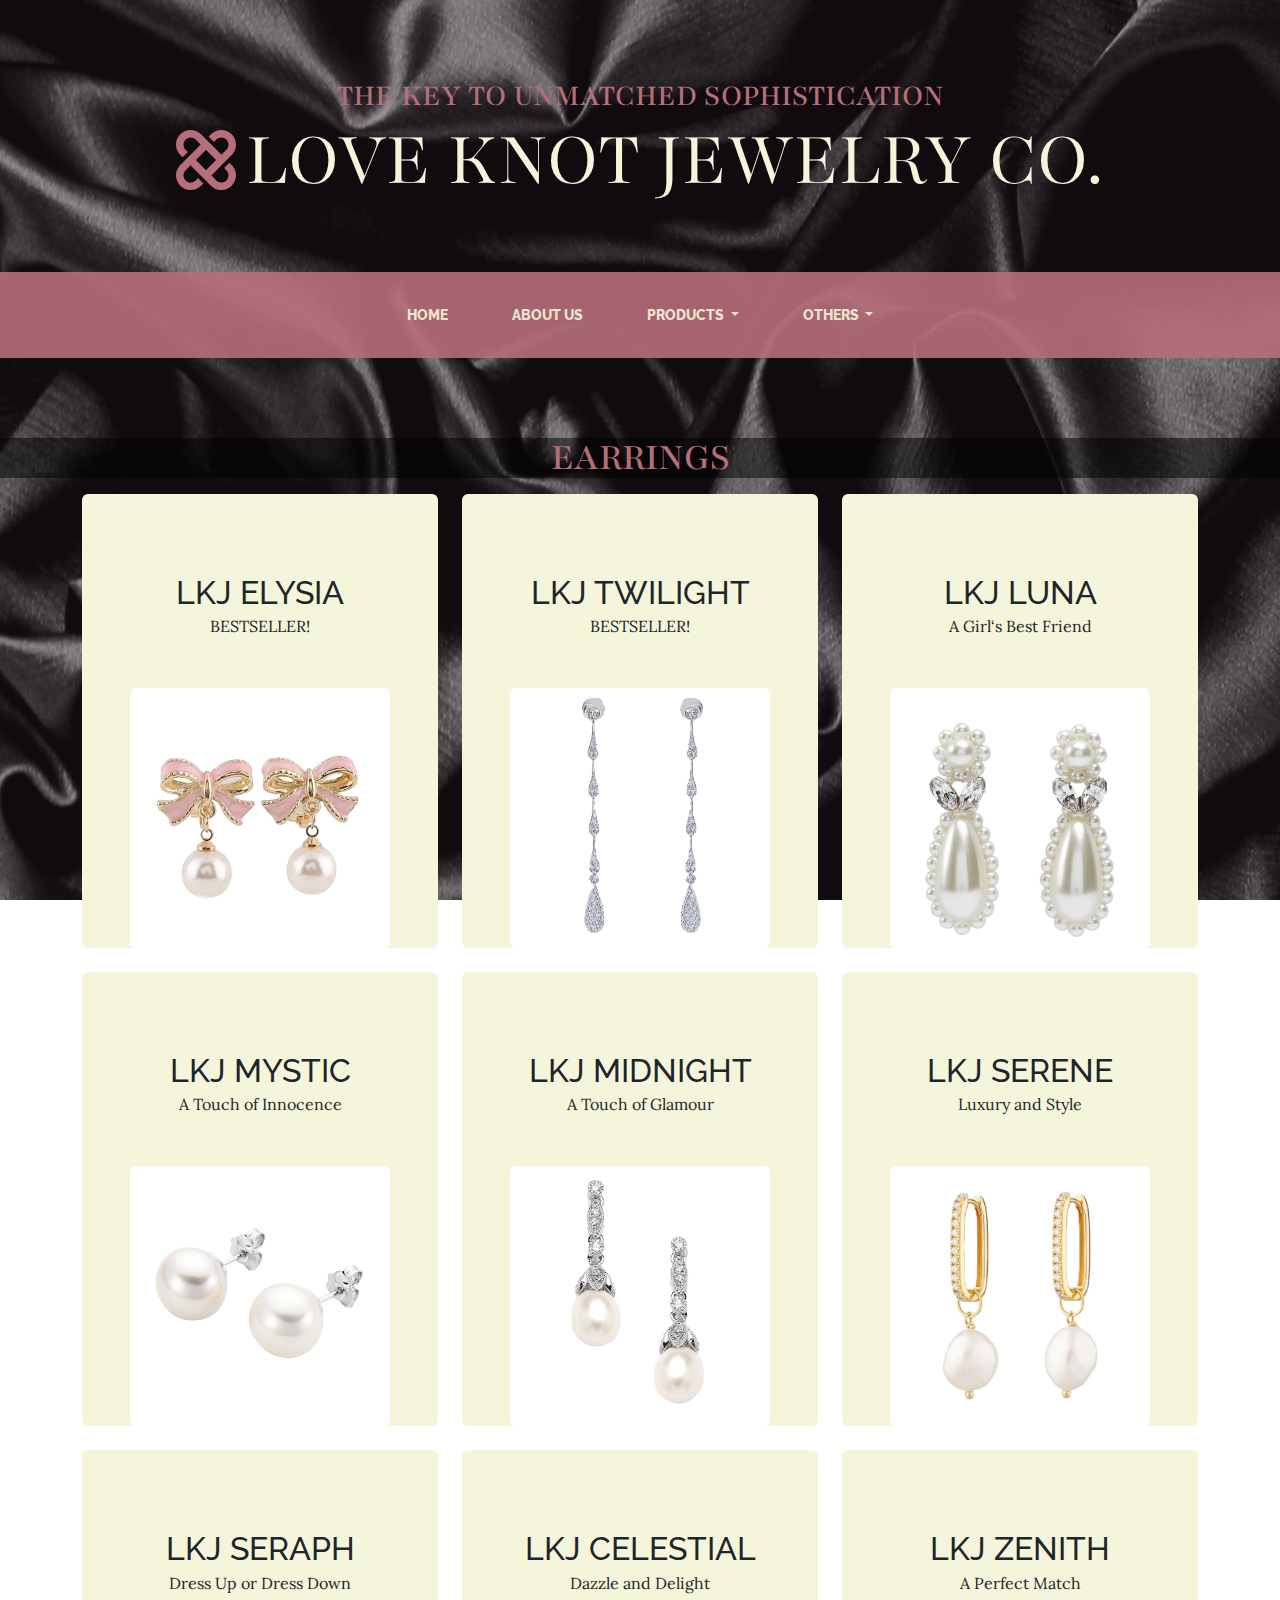
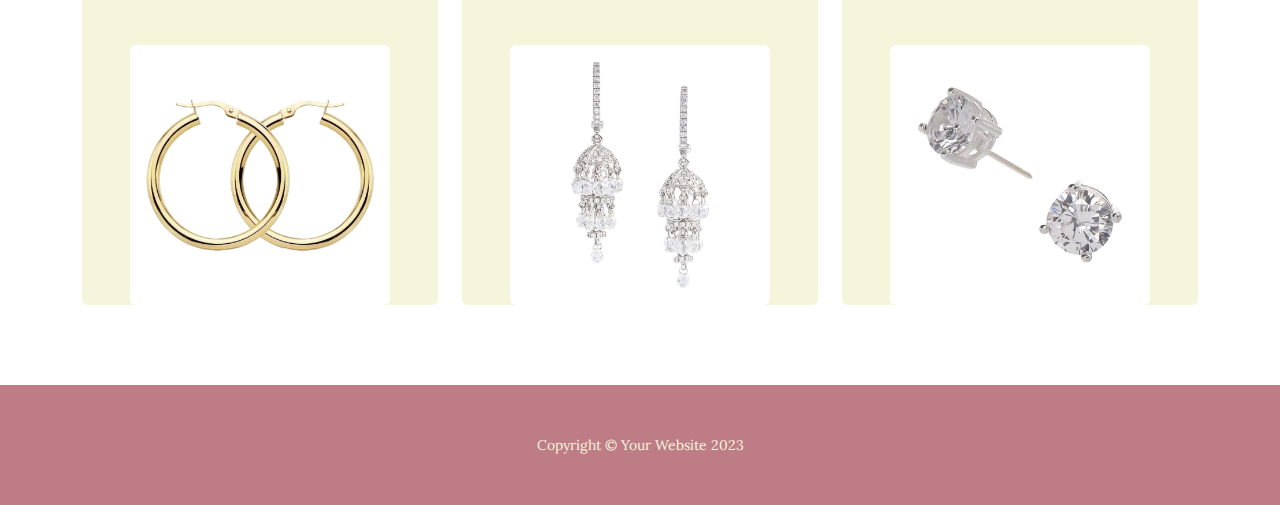
<file: love knot/LOVE KNOT/earrings.html>
<!DOCTYPE html>
<html lang="en">
    <head>
        <meta charset="utf-8" />
        <meta name="viewport" content="width=device-width, initial-scale=1, shrink-to-fit=no" />
        <meta name="description" content="" />
        <meta name="author" content="" />
        <title>Love Knot Jewelry Co.</title>
        <link href="https://cdn.jsdelivr.net/npm/bootstrap@5.3.3/dist/css/bootstrap.min.css" rel="stylesheet" integrity="sha384-QWTKZyjpPEjISv5WaRU9OFeRpok6YctnYmDr5pNlyT2bRjXh0JMhjY6hW+ALEwIH" crossorigin="anonymous">
        <link rel="icon" type="image/x-icon" href="assets/favicon.ico" />
        <!-- Google fonts-->
        <link href="https://fonts.googleapis.com/css?family=Raleway:100,100i,200,200i,300,300i,400,400i,500,500i,600,600i,700,700i,800,800i,900,900i" rel="stylesheet" />
        <link href="https://fonts.googleapis.com/css?family=Lora:400,400i,700,700i" rel="stylesheet" />
        <link href="https://fonts.googleapis.com/css2?family=Playfair:ital,opsz,wght@0,5..1200,300..900;1,5..1200,300..900&display=swap" rel="stylesheet" />
        <!-- Core theme CSS (includes Bootstrap)-->
        <link href="css/styles.css" rel="stylesheet" />
    </head>
    <body>
        <header>
            <h1 class="site-heading text-center text-faded d-none d-lg-block">
                <span class="site-heading-upper text-primary mb-3">The Key to Unmatched Sophistication</span>
                <div class="site-heading-container">
                    <img src="assets/img/LOVE KNOT.svg" alt="LoveKnotLogo" width="60" height="60" class="logo-image">
                    <span class="site-heading-lower">Love Knot Jewelry Co.</span>
                </div>
            </h1>
        </header>
        <!-- Navigation-->
        <nav class="navbar navbar-expand-lg navbar-dark py-lg-4" id="mainNav">
            <div class="container">
                <a class="navbar-brand text-uppercase fw-bold d-lg-none" href="index.html">Love Knot Jewelry Co.</a>
                <button class="navbar-toggler" type="button" data-bs-toggle="collapse" data-bs-target="#navbarSupportedContent" aria-controls="navbarSupportedContent" aria-expanded="false" aria-label="Toggle navigation"><span class="navbar-toggler-icon"></span></button>
                <div class="collapse navbar-collapse" id="navbarSupportedContent">
                    <ul class="navbar-nav mx-auto">
                        <li class="nav-item px-lg-4"><a class="nav-link text-uppercase" href="index.html">Home</a></li>
                        <li class="nav-item px-lg-4"><a class="nav-link text-uppercase" href="about.html">About Us</a></li>
                        <li class="nav-item dropdown px-lg-4">
                            <a class="nav-link dropdown-toggle text-uppercase" href="products.html" id="navbarDropdown" role="button" data-bs-toggle="dropdown" aria-expanded="false">
                                Products
                            </a>
                            <ul class="dropdown-menu" aria-labelledby="navbarDropdown">
                                <li><a class="dropdown-item" href="products.html">All</a></li>
                                <li><a class="dropdown-item" href="necklaces.html">Necklaces</a></li>
                                <li><a class="dropdown-item" href="rings.html">Rings</a></li>
                                <li><a class="dropdown-item" href="bracelets.html">Bracelets</a></li>
                                <li><a class="dropdown-item" href="earrings.html">Earrings</a></li>
                            </ul>
                        </li>
                        
                        <li class="nav-item dropdown px-lg-4">
                            <a class="nav-link dropdown-toggle text-uppercase" href="contact.html" id="navbarDropdown" role="button" data-bs-toggle="dropdown" aria-expanded="false">
                                Others
                            </a>
                            <ul class="dropdown-menu" aria-labelledby="navbarDropdown">
                                <li><a class="dropdown-item" href="contact.html">Contact Us</a></li>
                                <li><a class="dropdown-item" href="logout.html">Log Out</a></li>
                            </ul>
                        </li>

                    </ul>
                </div>
            </div>
        </nav>

    <section class="page-section">
    <h1 class="site-heading text-center text-faded site-heading-upper text-primary mb-3" style="background-color:rgba(0, 0, 0, 0.5)">Earrings</h1>

    <div class="container">
        <div class="row gy-4 justify-content-center">
            <!-- First Item -->
            <div class="col-12 col-md-6 col-lg-4">
                <div class="bg-faded pt-3 px-3 pt-md-5 px-md-5 text-center overflow-hidden rounded">
                    <div class="my-3 py-3">
                        <h2 class="section-heading mb-0">LKJ Elysia</h2>
                        <p class="section-heading-lower">BESTSELLER!</p>
                    </div>
                    <img class="product-item-img mx-auto d-flex rounded img-fluid mb-3 mb-lg-0" 
                         src="assets/img/Earrings/LKJ Elysia.jpg" 
                         alt="LKJ Elysia" 
                         style="width: 100%; height: auto; border-radius: 21px 21px 0 0;" />
                </div>
            </div>

            <!-- Second Item -->
            <div class="col-12 col-md-6 col-lg-4">
                <div class="bg-faded pt-3 px-3 pt-md-5 px-md-5 text-center overflow-hidden rounded">
                    <div class="my-3 py-3">
                        <h2 class="section-heading mb-0">LKJ Twilight</h2>
                        <p class="section-heading-lower">BESTSELLER!</p>
                    </div>
                    <img class="product-item-img mx-auto d-flex rounded img-fluid mb-3 mb-lg-0" 
                         src="assets/img/Earrings/LKJ Twinkling Twilight.jpg" 
                         alt="LKJ Twilight" 
                         style="width: 100%; height: auto; border-radius: 21px 21px 0 0;" />
                </div>
            </div>

            <!-- Third Item -->
            <div class="col-12 col-md-6 col-lg-4">
                <div class="bg-faded pt-3 px-3 pt-md-5 px-md-5 text-center overflow-hidden rounded">
                    <div class="my-3 py-3">
                        <h2 class="section-heading mb-0">LKJ Luna</h2>
                        <p class="section-heading-lower">A Girl‘s Best Friend</p>
                    </div>
                    <img class="product-item-img mx-auto d-flex rounded img-fluid mb-3 mb-lg-0" 
                         src="assets/img/Earrings/LKJ Luna.jpg" 
                         alt="LKJ Luna" 
                         style="width: 100%; height: auto; border-radius: 21px 21px 0 0;" />
                    </div>
                </div>
                
            <!-- Fourth Item -->
            <div class="col-12 col-md-6 col-lg-4">
                <div class="bg-faded pt-3 px-3 pt-md-5 px-md-5 text-center overflow-hidden rounded">
                    <div class="my-3 py-3">
                        <h2 class="section-heading mb-0">LKJ Mystic</h2>
                        <p class="section-heading-lower">A Touch of Innocence</p>
                    </div>
                    <img class="product-item-img mx-auto d-flex rounded img-fluid mb-3 mb-lg-0" 
                         src="assets/img/Earrings/LKJ Mystic Mornings.jpg" 
                         alt="LKJ Mystic" 
                         style="width: 100%; height: auto; border-radius: 21px 21px 0 0;" />
                    </div>
                </div>
                
            <!-- Fifth Item -->
            <div class="col-12 col-md-6 col-lg-4">
                <div class="bg-faded pt-3 px-3 pt-md-5 px-md-5 text-center overflow-hidden rounded">
                    <div class="my-3 py-3">
                        <h2 class="section-heading mb-0">LKJ Midnight</h2>
                        <p class="section-heading-lower">A Touch of Glamour</p>
                    </div>
                    <img class="product-item-img mx-auto d-flex rounded img-fluid mb-3 mb-lg-0" 
                         src="assets/img/Earrings/LKJ Midnight Magic.jpg" 
                         alt="LKJ Midnight" 
                         style="width: 100%; height: auto; border-radius: 21px 21px 0 0;" />
                    </div>
                </div>
                
            <!-- Sixth Item -->
            <div class="col-12 col-md-6 col-lg-4">
                <div class="bg-faded pt-3 px-3 pt-md-5 px-md-5 text-center overflow-hidden rounded">
                    <div class="my-3 py-3">
                        <h2 class="section-heading mb-0">LKJ Serene</h2>
                        <p class="section-heading-lower">Luxury and Style</p>
                    </div>
                    <img class="product-item-img mx-auto d-flex rounded img-fluid mb-3 mb-lg-0" 
                         src="assets/img/Earrings/LKJ Serene.jpg" 
                         alt="LKJ Serene" 
                         style="width: 100%; height: auto; border-radius: 21px 21px 0 0;" />
                    </div>
                </div>
                
            <!-- Seventh Item -->
            <div class="col-12 col-md-6 col-lg-4">
                <div class="bg-faded pt-3 px-3 pt-md-5 px-md-5 text-center overflow-hidden rounded">
                    <div class="my-3 py-3">
                        <h2 class="section-heading mb-0">LKJ Seraph</h2>
                        <p class="section-heading-lower">Dress Up or Dress Down</p>
                    </div>
                    <img class="product-item-img mx-auto d-flex rounded img-fluid mb-3 mb-lg-0" 
                         src="assets/img/Earrings/LKJ Seraph.jpg" 
                         alt="LKJ Seraph" 
                         style="width: 100%; height: auto; border-radius: 21px 21px 0 0;" />
                    </div>
                </div>
                
            <!-- Eighth Item -->
            <div class="col-12 col-md-6 col-lg-4">
                <div class="bg-faded pt-3 px-3 pt-md-5 px-md-5 text-center overflow-hidden rounded">
                    <div class="my-3 py-3">
                        <h2 class="section-heading mb-0">LKJ Celestial</h2>
                        <p class="section-heading-lower">Dazzle and Delight</p>
                    </div>
                    <img class="product-item-img mx-auto d-flex rounded img-fluid mb-3 mb-lg-0" 
                         src="assets/img/Earrings/LKJ Celestial Dreams.jpg" 
                         alt="LKJ Celestial" 
                         style="width: 100%; height: auto; border-radius: 21px 21px 0 0;" />
                    </div>
                </div>
                
            <!-- Ninth Item -->
            <div class="col-12 col-md-6 col-lg-4">
                <div class="bg-faded pt-3 px-3 pt-md-5 px-md-5 text-center overflow-hidden rounded">
                    <div class="my-3 py-3">
                        <h2 class="section-heading mb-0">LKJ Zenith</h2>
                        <p class="section-heading-lower">A Perfect Match</p>
                    </div>
                    <img class="product-item-img mx-auto d-flex rounded img-fluid mb-3 mb-lg-0" 
                         src="assets/img/Earrings/LKJ Zenith.jpg" 
                         alt="LKJ Zenith" 
                         style="width: 100%; height: auto; border-radius: 21px 21px 0 0;" />
                    </div>
                </div>

            </div>
        </div>
    </section>

             
        <footer class="footer text-faded text-center py-5">
            <div class="container"><p class="m-0 small">Copyright &copy; Your Website 2023</p></div>
        </footer>
        <!-- Bootstrap core JS-->
        <script src="https://cdn.jsdelivr.net/npm/bootstrap@5.3.3/dist/js/bootstrap.bundle.min.js" integrity="sha384-YvpcrYf0tY3lHB60NNkmXc5s9fDVZLESaAA55NDzOxhy9GkcIdslK1eN7N6jIeHz" crossorigin="anonymous"></script>
        <!-- Core theme JS-->
        <script src="js/scripts.js"></script>
    </body>
</html>
</file>
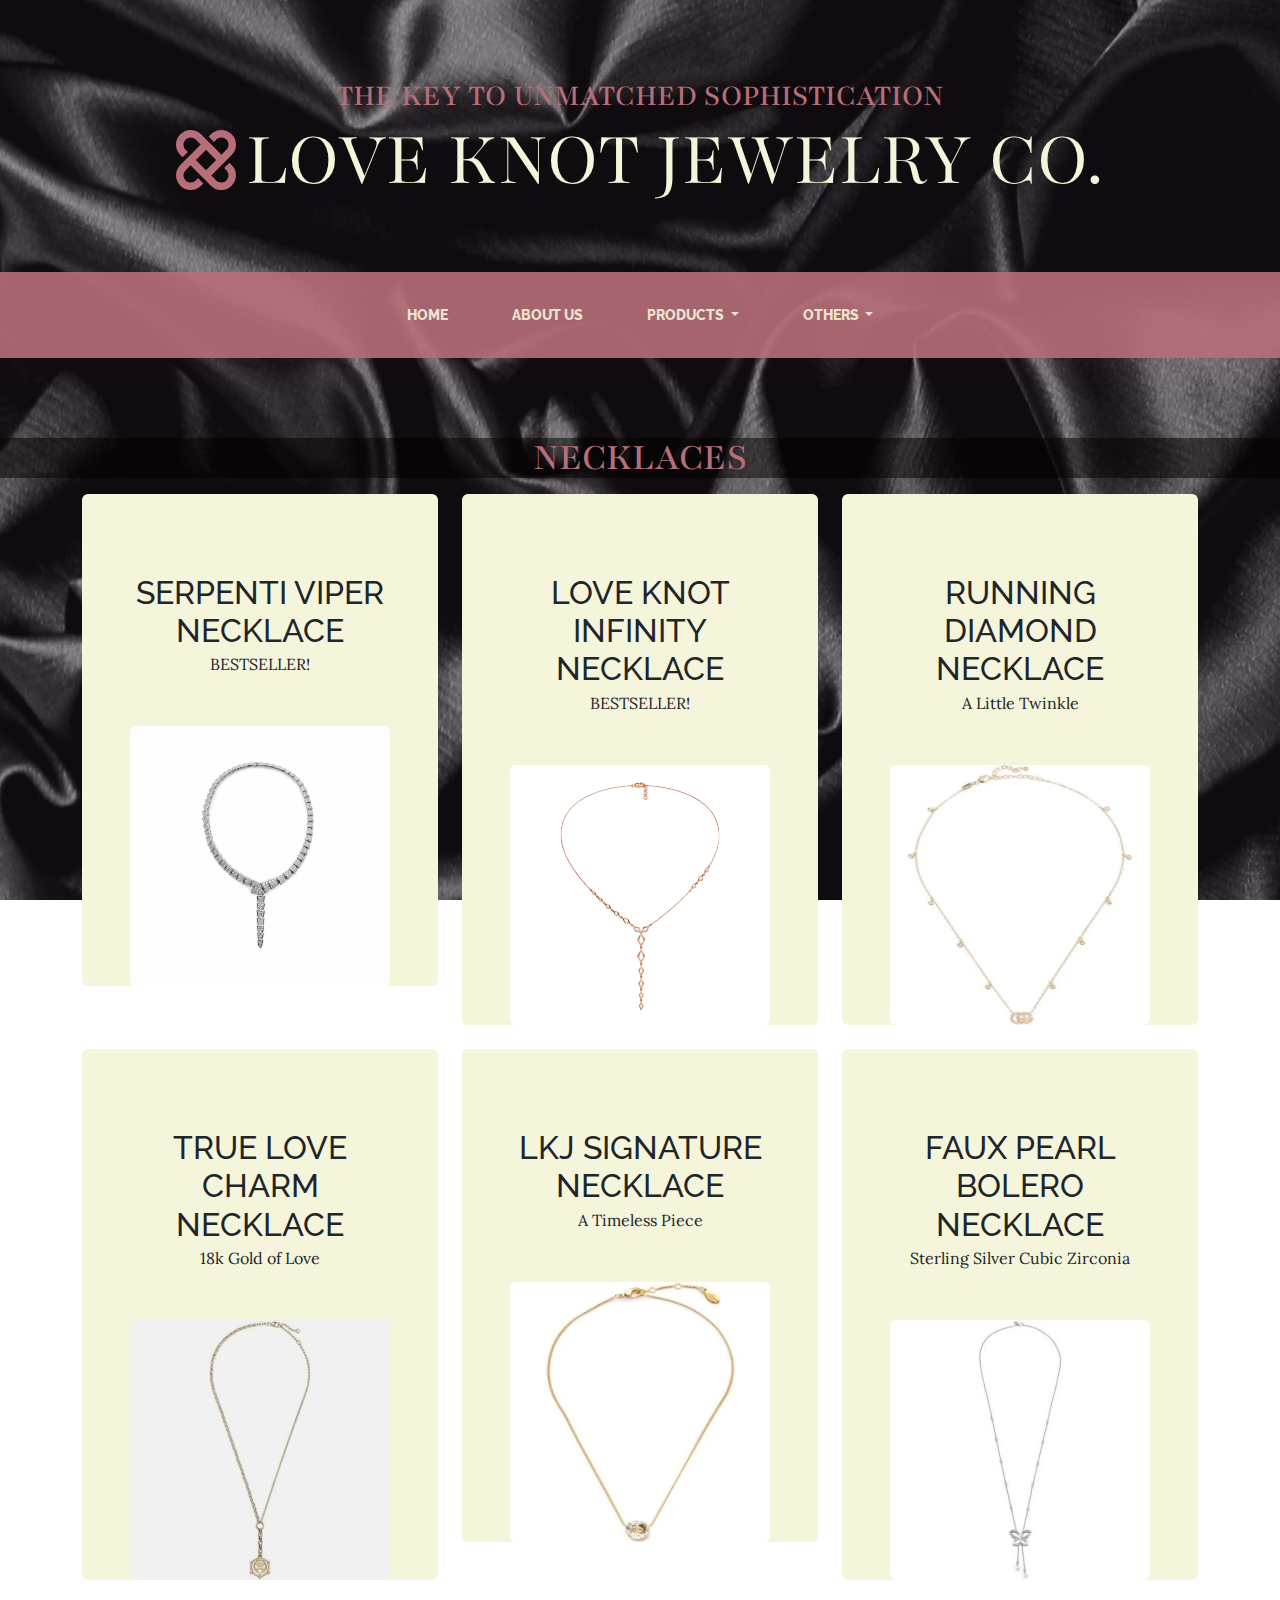
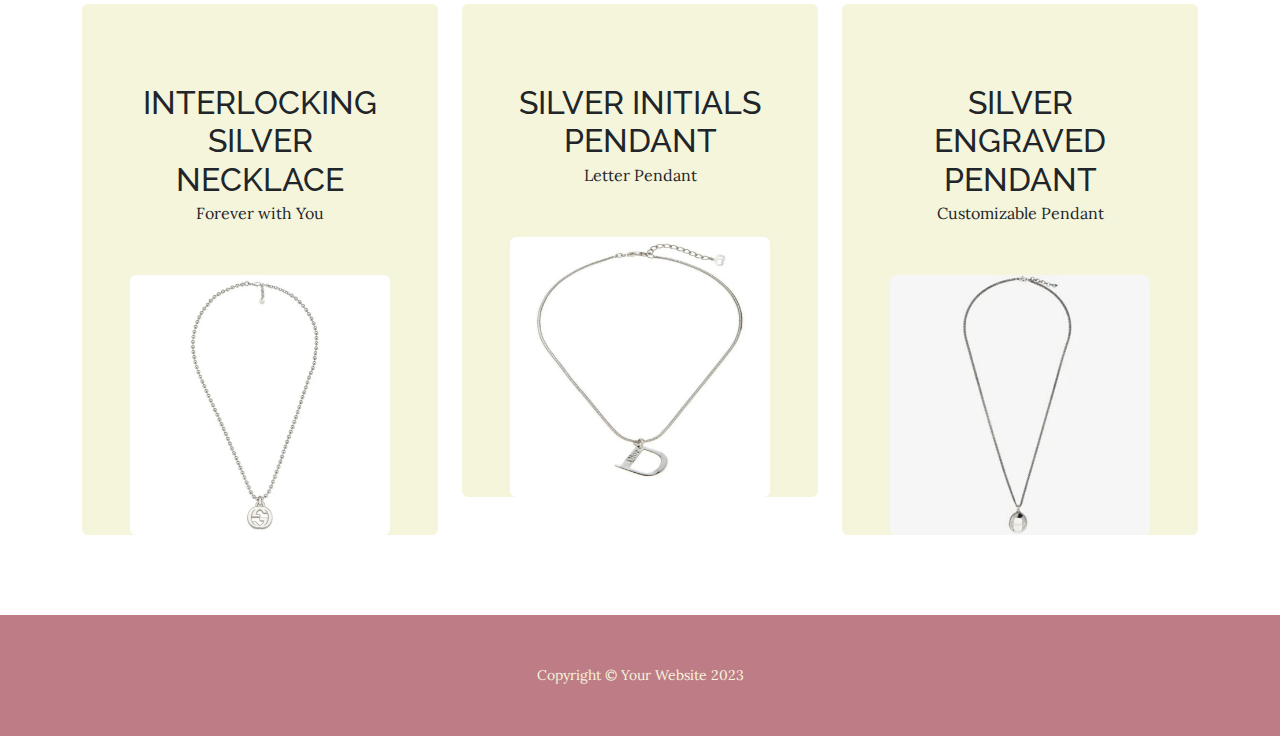
<file: love knot/LOVE KNOT/necklaces.html>
<!DOCTYPE html>
<html lang="en">
    <head>
        <meta charset="utf-8" />
        <meta name="viewport" content="width=device-width, initial-scale=1, shrink-to-fit=no" />
        <meta name="description" content="" />
        <meta name="author" content="" />
        <title>Love Knot Jewelry Co.</title>
        <link href="https://cdn.jsdelivr.net/npm/bootstrap@5.3.3/dist/css/bootstrap.min.css" rel="stylesheet" integrity="sha384-QWTKZyjpPEjISv5WaRU9OFeRpok6YctnYmDr5pNlyT2bRjXh0JMhjY6hW+ALEwIH" crossorigin="anonymous">
        <link rel="icon" type="image/x-icon" href="assets/favicon.ico" />
        <!-- Google fonts-->
        <link href="https://fonts.googleapis.com/css?family=Raleway:100,100i,200,200i,300,300i,400,400i,500,500i,600,600i,700,700i,800,800i,900,900i" rel="stylesheet" />
        <link href="https://fonts.googleapis.com/css?family=Lora:400,400i,700,700i" rel="stylesheet" />
        <link href="https://fonts.googleapis.com/css2?family=Playfair:ital,opsz,wght@0,5..1200,300..900;1,5..1200,300..900&display=swap" rel="stylesheet" />
        <!-- Core theme CSS (includes Bootstrap)-->
        <link href="css/styles.css" rel="stylesheet" />
    </head>
    <body>
        <header>
            <h1 class="site-heading text-center text-faded d-none d-lg-block">
                <span class="site-heading-upper text-primary mb-3">The Key to Unmatched Sophistication</span>
                <div class="site-heading-container">
                    <img src="assets/img/LOVE KNOT.svg" alt="LoveKnotLogo" width="60" height="60" class="logo-image">
                    <span class="site-heading-lower">Love Knot Jewelry Co.</span>
                </div>
            </h1>
        </header>
        <!-- Navigation-->
        <nav class="navbar navbar-expand-lg navbar-dark py-lg-4" id="mainNav">
            <div class="container">
                <a class="navbar-brand text-uppercase fw-bold d-lg-none" href="index.html">Love Knot Jewelry Co.</a>
                <button class="navbar-toggler" type="button" data-bs-toggle="collapse" data-bs-target="#navbarSupportedContent" aria-controls="navbarSupportedContent" aria-expanded="false" aria-label="Toggle navigation"><span class="navbar-toggler-icon"></span></button>
                <div class="collapse navbar-collapse" id="navbarSupportedContent">
                    <ul class="navbar-nav mx-auto">
                        <li class="nav-item px-lg-4"><a class="nav-link text-uppercase" href="index.html">Home</a></li>
                        <li class="nav-item px-lg-4"><a class="nav-link text-uppercase" href="about.html">About Us</a></li>
                        <li class="nav-item dropdown px-lg-4">
                            <a class="nav-link dropdown-toggle text-uppercase" href="products.html" id="navbarDropdown" role="button" data-bs-toggle="dropdown" aria-expanded="false">
                                Products
                            </a>
                            <ul class="dropdown-menu" aria-labelledby="navbarDropdown">
                                <li><a class="dropdown-item" href="products.html">All</a></li>
                                <li><a class="dropdown-item" href="necklaces.html">Necklaces</a></li>
                                <li><a class="dropdown-item" href="rings.html">Rings</a></li>
                                <li><a class="dropdown-item" href="bracelets.html">Bracelets</a></li>
                                <li><a class="dropdown-item" href="earrings.html">Earrings</a></li>
                            </ul>
                        </li>
                        
                        <li class="nav-item dropdown px-lg-4">
                            <a class="nav-link dropdown-toggle text-uppercase" href="contact.html" id="navbarDropdown" role="button" data-bs-toggle="dropdown" aria-expanded="false">
                                Others
                            </a>
                            <ul class="dropdown-menu" aria-labelledby="navbarDropdown">
                                <li><a class="dropdown-item" href="contact.html">Contact Us</a></li>
                                <li><a class="dropdown-item" href="logout.html">Log Out</a></li>
                            </ul>
                        </li>

                    </ul>
                </div>
            </div>
        </nav>

<section class="page-section">
    <h1 class="site-heading text-center text-faded site-heading-upper text-primary mb-3" style="background-color:rgba(0, 0, 0, 0.5)">Necklaces</h1>

    <div class="container">
        <div class="row gy-4 justify-content-center">
            <!-- First Item -->
            <div class="col-12 col-md-6 col-lg-4">
                <div class="bg-faded pt-3 px-3 pt-md-5 px-md-5 text-center overflow-hidden rounded">
                    <div class="my-3 py-3">
                        <h2 class="section-heading mb-0">Serpenti Viper Necklace</h2>
                        <p class="section-heading-lower">BESTSELLER!</p>
                    </div>
                    <img class="product-item-img mx-auto d-flex rounded img-fluid mb-3 mb-lg-0" 
                         src="assets/img/Necklaces/LoveKnot Serpenti Viper Necklace.jpeg" 
                         alt="Serpenti Viper Necklace" 
                         style="width: 100%; height: auto; border-radius: 21px 21px 0 0;" />
                </div>
            </div>

            <!-- Second Item -->
            <div class="col-12 col-md-6 col-lg-4">
                <div class="bg-faded pt-3 px-3 pt-md-5 px-md-5 text-center overflow-hidden rounded">
                    <div class="my-3 py-3">
                        <h2 class="section-heading mb-0">Love Knot Infinity Necklace</h2>
                        <p class="section-heading-lower">BESTSELLER!</p>
                    </div>
                    <img class="product-item-img mx-auto d-flex rounded img-fluid mb-3 mb-lg-0" 
                         src="assets/img/Necklaces/LoveKnot Infinity Y Necklace.png" 
                         alt="Love Knot Infinity Necklace" 
                         style="width: 100%; height: auto; border-radius: 21px 21px 0 0;" />
                </div>
            </div>

            <!-- Third Item -->
            <div class="col-12 col-md-6 col-lg-4">
                <div class="bg-faded pt-3 px-3 pt-md-5 px-md-5 text-center overflow-hidden rounded">
                    <div class="my-3 py-3">
                        <h2 class="section-heading mb-0">Running Diamond Necklace</h2>
                        <p class="section-heading-lower">A Little Twinkle</p>
                    </div>
                    <img class="product-item-img mx-auto d-flex rounded img-fluid mb-3 mb-lg-0" 
                         src="assets/img/Necklaces/LK Running Necklace with Diamods.jpeg" 
                         alt="Running Diamond Necklace" 
                         style="width: 100%; height: auto; border-radius: 21px 21px 0 0;" />
                </div>
            </div>      

            <!-- Fourth Item -->
            <div class="col-12 col-md-6 col-lg-4">
                <div class="bg-faded pt-3 px-3 pt-md-5 px-md-5 text-center overflow-hidden rounded">
                    <div class="my-3 py-3">
                        <h2 class="section-heading mb-0">True Love Charm Necklace</h2>
                        <p class="section-heading-lower">18k Gold of Love</p>
                    </div>
                    <img class="product-item-img mx-auto d-flex rounded img-fluid mb-3 mb-lg-0" 
                         src="assets/img/Necklaces/LK TrueLove 18kt Gold Charm Necklace.jpeg" 
                         alt="True Love Charm Necklace" 
                         style="width: 100%; height: auto; border-radius: 21px 21px 0 0;" />
                </div>
            </div>

            <!-- Fifth Item -->
            <div class="col-12 col-md-6 col-lg-4">
                <div class="bg-faded pt-3 px-3 pt-md-5 px-md-5 text-center overflow-hidden rounded">
                    <div class="my-3 py-3">
                        <h2 class="section-heading mb-0">LKJ Signature Necklace</h2>
                        <p class="section-heading-lower">A Timeless Piece</p>
                    </div>
                    <img class="product-item-img mx-auto d-flex rounded img-fluid mb-3 mb-lg-0" 
                         src="assets/img/Necklaces/LoveKnot Gold Signature Necklace.jpeg" 
                         alt="Love Knot Signature Necklace" 
                         style="width: 100%; height: auto; border-radius: 21px 21px 0 0;" />
                </div>
            </div>

            <!-- Sixth Item -->
            <div class="col-12 col-md-6 col-lg-4">
                <div class="bg-faded pt-3 px-3 pt-md-5 px-md-5 text-center overflow-hidden rounded">
                    <div class="my-3 py-3">
                        <h2 class="section-heading mb-0">Faux Pearl Bolero Necklace</h2>
                        <p class="section-heading-lower">Sterling Silver Cubic Zirconia</p>
                    </div>
                    <img class="product-item-img mx-auto d-flex rounded img-fluid mb-3 mb-lg-0" 
                         src="assets/img/Necklaces/LK Sterling Silver Cubic Zirconia Faux Pearl Bolero Necklace.jpeg" 
                         alt="Faux Pearl Bolero Necklace" 
                         style="width: 100%; height: auto; border-radius: 21px 21px 0 0;" />
                </div>
            </div>

            <!-- Seventh Item -->
            <div class="col-12 col-md-6 col-lg-4">
                <div class="bg-faded pt-3 px-3 pt-md-5 px-md-5 text-center overflow-hidden rounded">
                    <div class="my-3 py-3">
                        <h2 class="section-heading mb-0">Interlocking Silver Necklace</h2>
                        <p class="section-heading-lower">Forever with You</p>
                    </div>
                    <img class="product-item-img mx-auto d-flex rounded img-fluid mb-3 mb-lg-0" 
                         src="assets/img/Necklaces/LK Interlocking GSterling Silver Necklace.jpeg" 
                         alt="Interlocking Silver Necklace" 
                         style="width: 100%; height: auto; border-radius: 21px 21px 0 0;" />
                </div>
            </div>

            <!-- Eighth Item -->
            <div class="col-12 col-md-6 col-lg-4">
                <div class="bg-faded pt-3 px-3 pt-md-5 px-md-5 text-center overflow-hidden rounded">
                    <div class="my-3 py-3">
                        <h2 class="section-heading mb-0">Silver Initials Pendant</h2>
                        <p class="section-heading-lower">Letter Pendant</p>
                    </div>
                    <img class="product-item-img mx-auto d-flex rounded img-fluid mb-3 mb-lg-0" 
                         src="assets/img/Necklaces/LoveKnot Silver Tone Metal Pendant Necklace.jpeg" 
                         alt="Silver Initials Pendant" 
                         style="width: 100%; height: auto; border-radius: 21px 21px 0 0;" />
                </div>
            </div>

            <!-- Ninth Item -->
            <div class="col-12 col-md-6 col-lg-4">
                <div class="bg-faded pt-3 px-3 pt-md-5 px-md-5 text-center overflow-hidden rounded">
                    <div class="my-3 py-3">
                        <h2 class="section-heading mb-0">Silver Engraved Pendant</h2>
                        <p class="section-heading-lower">Customizable Pendant</p>
                    </div>
                    <img class="product-item-img mx-auto d-flex rounded img-fluid mb-3 mb-lg-0" 
                         src="assets/img/Necklaces/LoveKnot Silverlogo-engraved PendantNecklace.jpeg" 
                         alt="Silver Engraved Pendant" 
                         style="width: 100%; height: auto; border-radius: 21px 21px 0 0;" />
                </div>
            </div>

        </div>
    </div>
</section>

             
        <footer class="footer text-faded text-center py-5">
            <div class="container"><p class="m-0 small">Copyright &copy; Your Website 2023</p></div>
        </footer>
        <!-- Bootstrap core JS-->
        <script src="https://cdn.jsdelivr.net/npm/bootstrap@5.3.3/dist/js/bootstrap.bundle.min.js" integrity="sha384-YvpcrYf0tY3lHB60NNkmXc5s9fDVZLESaAA55NDzOxhy9GkcIdslK1eN7N6jIeHz" crossorigin="anonymous"></script>
        <!-- Core theme JS-->
        <script src="js/scripts.js"></script>
    </body>
</html>
</file>
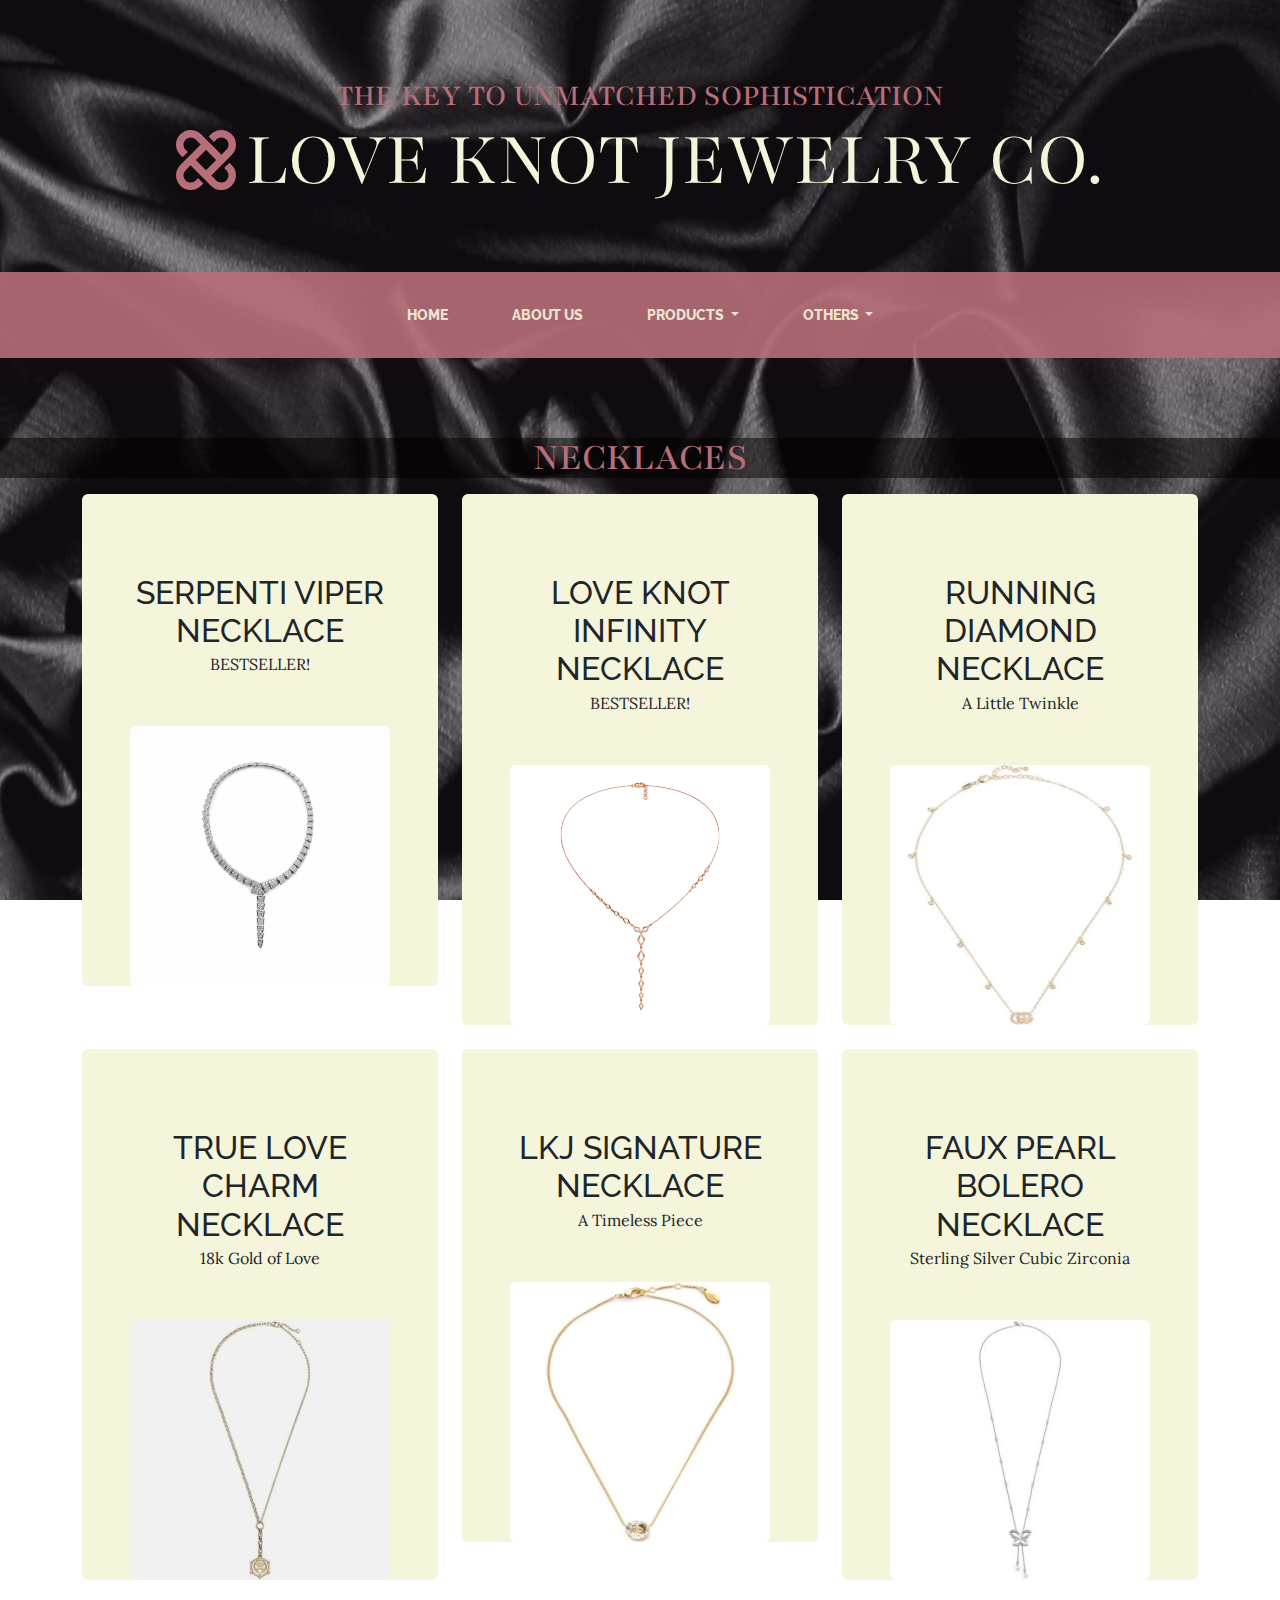
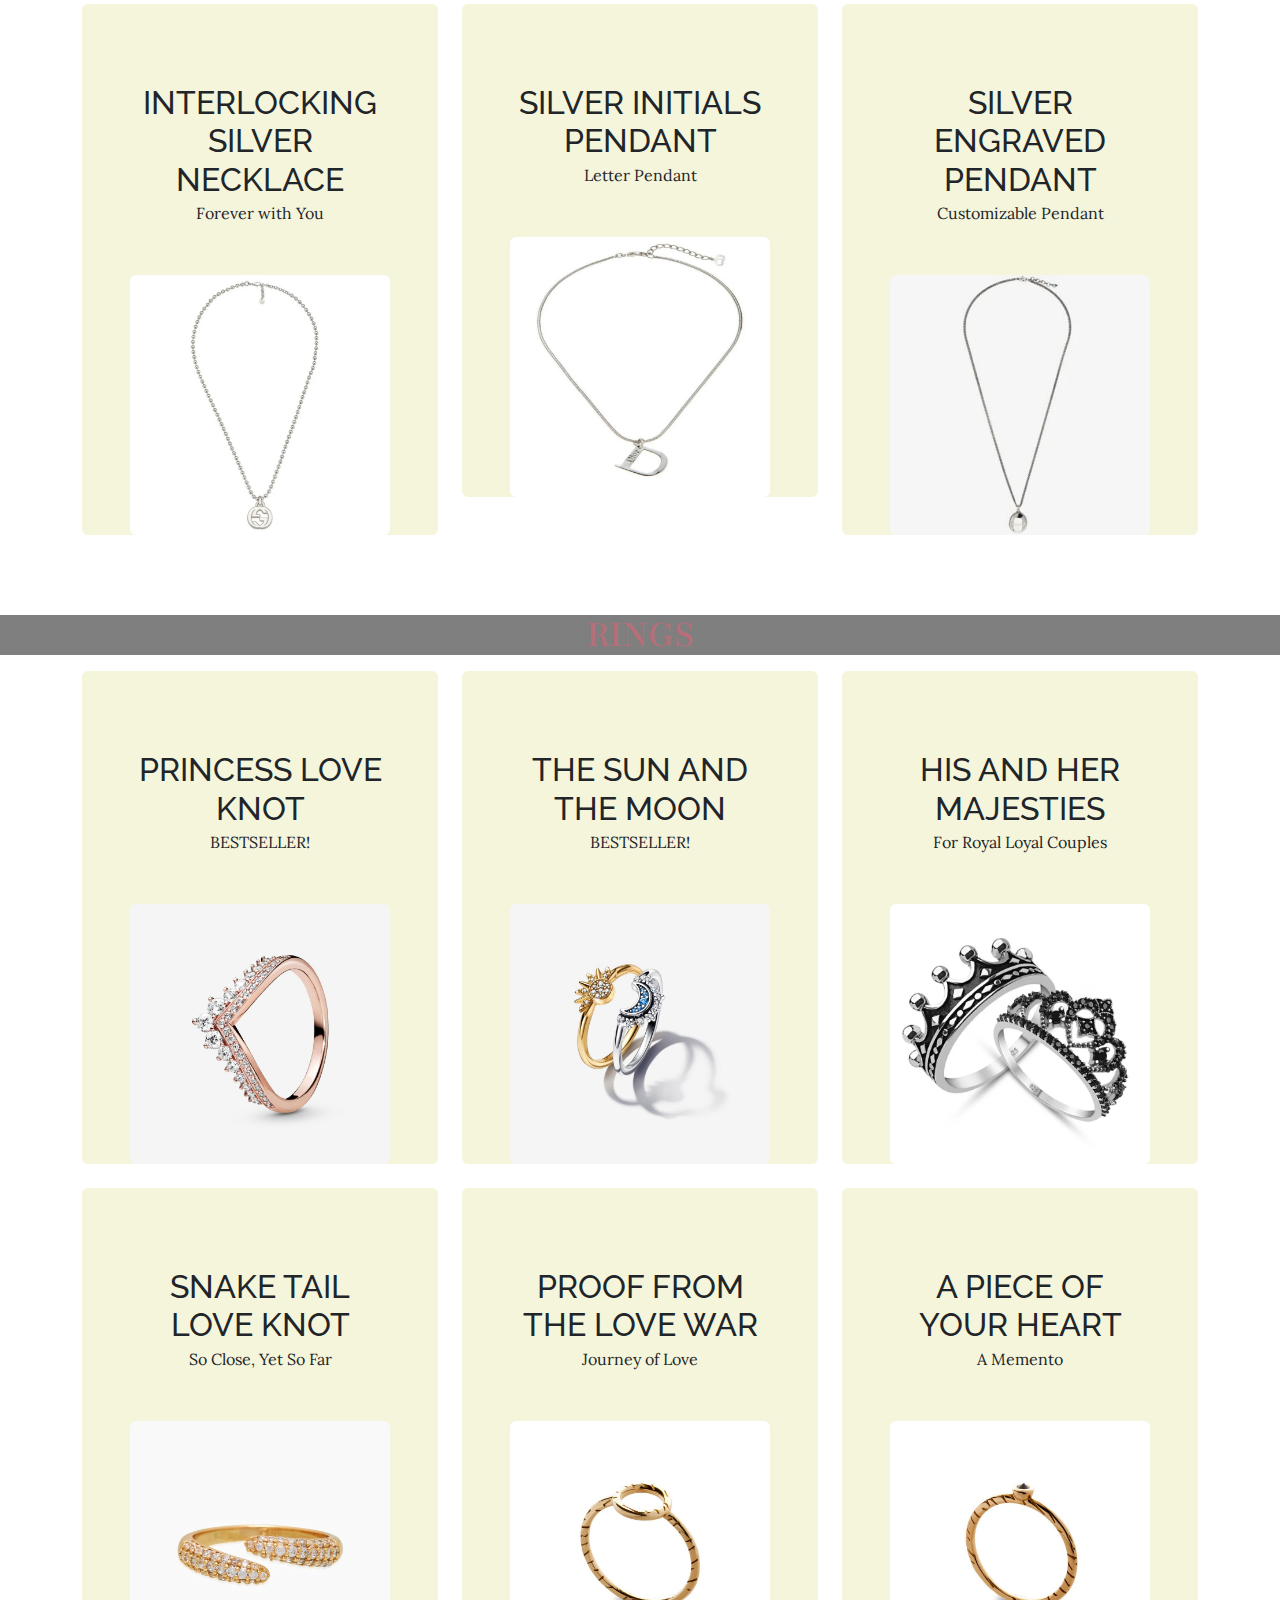
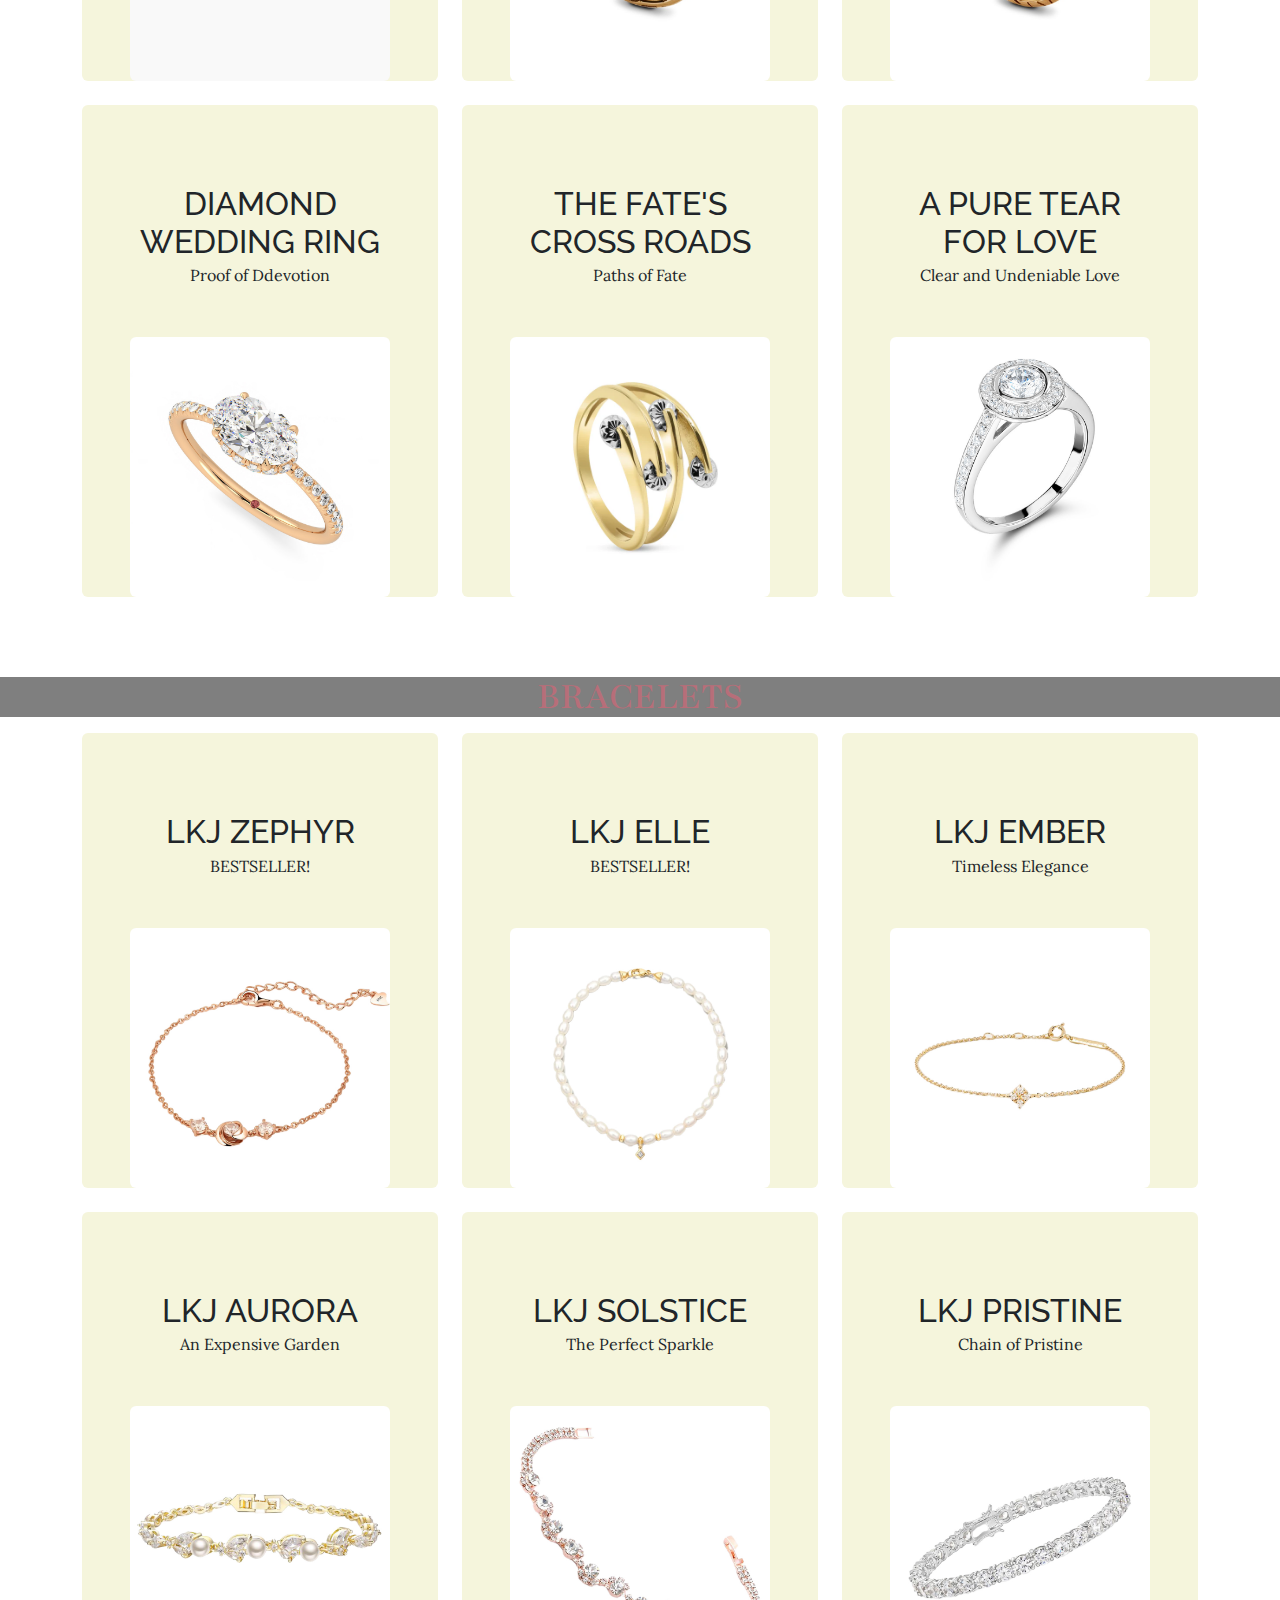
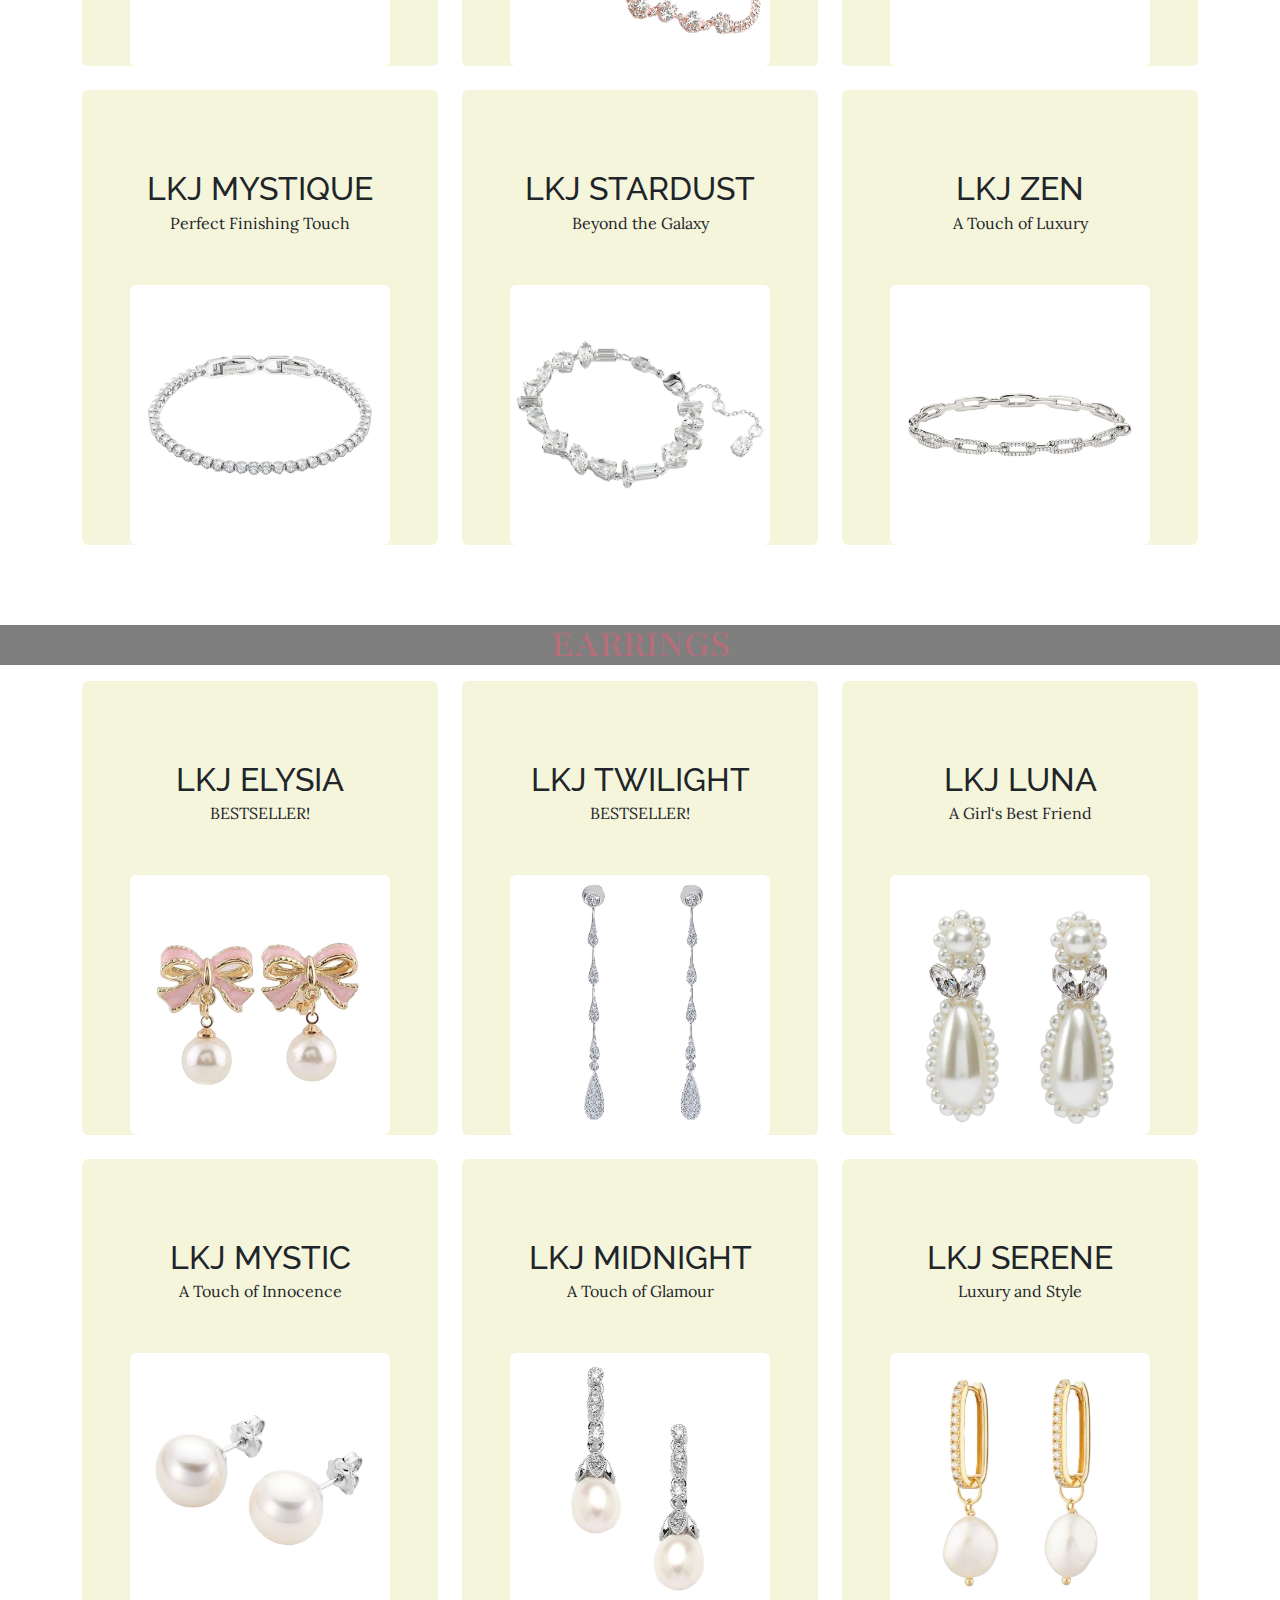
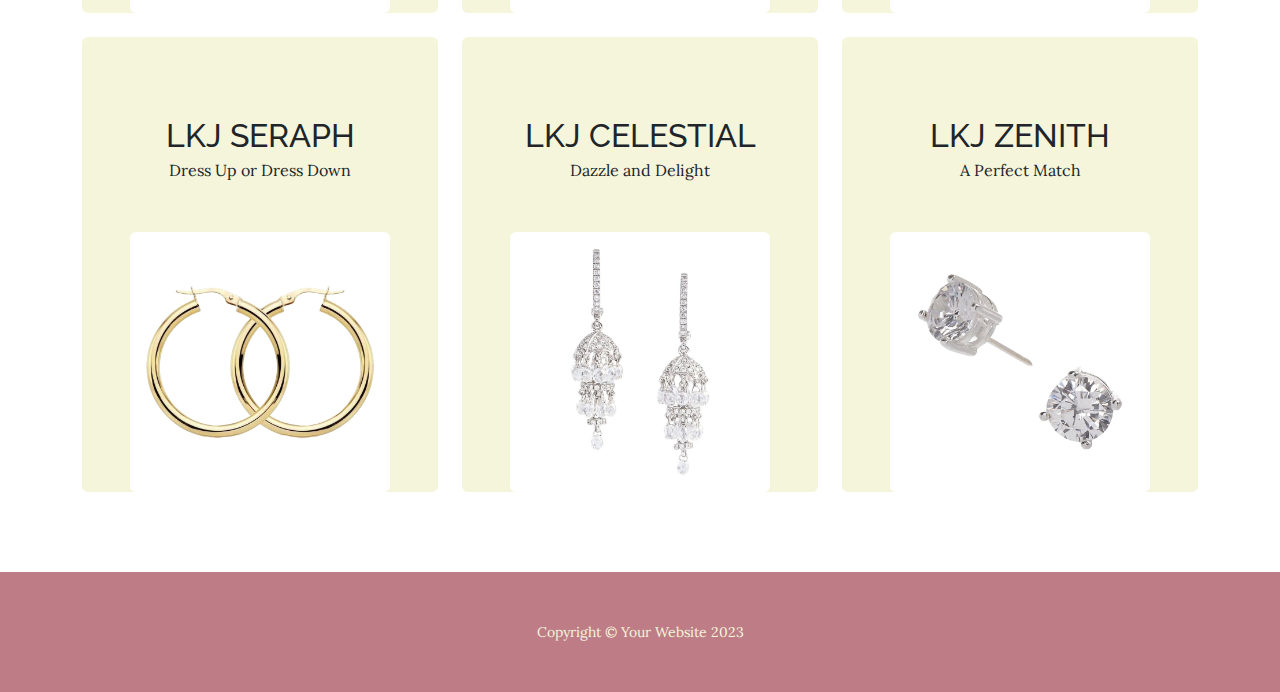
<file: love knot/LOVE KNOT/products.html>
<!DOCTYPE html>
<html lang="en">
    <head>
        <meta charset="utf-8" />
        <meta name="viewport" content="width=device-width, initial-scale=1, shrink-to-fit=no" />
        <meta name="description" content="" />
        <meta name="author" content="" />
        <title>Love Knot Jewelry Co.</title>
        <link href="https://cdn.jsdelivr.net/npm/bootstrap@5.3.3/dist/css/bootstrap.min.css" rel="stylesheet" integrity="sha384-QWTKZyjpPEjISv5WaRU9OFeRpok6YctnYmDr5pNlyT2bRjXh0JMhjY6hW+ALEwIH" crossorigin="anonymous">
        <link rel="icon" type="image/x-icon" href="assets/favicon.ico" />
        <!-- Google fonts-->
        <link href="https://fonts.googleapis.com/css?family=Raleway:100,100i,200,200i,300,300i,400,400i,500,500i,600,600i,700,700i,800,800i,900,900i" rel="stylesheet" />
        <link href="https://fonts.googleapis.com/css?family=Lora:400,400i,700,700i" rel="stylesheet" />
        <link href="https://fonts.googleapis.com/css2?family=Playfair:ital,opsz,wght@0,5..1200,300..900;1,5..1200,300..900&display=swap" rel="stylesheet" />
        <!-- Core theme CSS (includes Bootstrap)-->
        <link href="css/styles.css" rel="stylesheet" />
    </head>
    <body>
        <header>
            <h1 class="site-heading text-center text-faded d-none d-lg-block">
                <span class="site-heading-upper text-primary mb-3">The Key to Unmatched Sophistication</span>
                <div class="site-heading-container">
                    <img src="assets/img/LOVE KNOT.svg" alt="LoveKnotLogo" width="60" height="60" class="logo-image">
                    <span class="site-heading-lower">Love Knot Jewelry Co.</span>
                </div>
            </h1>
        </header>
        <!-- Navigation-->
        <nav class="navbar navbar-expand-lg navbar-dark py-lg-4" id="mainNav">
            <div class="container">
                <a class="navbar-brand text-uppercase fw-bold d-lg-none" href="index.html">Love Knot Jewelry Co.</a>
                <button class="navbar-toggler" type="button" data-bs-toggle="collapse" data-bs-target="#navbarSupportedContent" aria-controls="navbarSupportedContent" aria-expanded="false" aria-label="Toggle navigation"><span class="navbar-toggler-icon"></span></button>
                <div class="collapse navbar-collapse" id="navbarSupportedContent">
                    <ul class="navbar-nav mx-auto">
                        <li class="nav-item px-lg-4"><a class="nav-link text-uppercase" href="index.html">Home</a></li>
                        <li class="nav-item px-lg-4"><a class="nav-link text-uppercase" href="about.html">About Us</a></li>
                        <li class="nav-item dropdown px-lg-4">
                            <a class="nav-link dropdown-toggle text-uppercase" href="products.html" id="navbarDropdown" role="button" data-bs-toggle="dropdown" aria-expanded="false">
                            Products
                            </a>
                            <ul class="dropdown-menu" aria-labelledby="navbarDropdown">
                                <li><a class="dropdown-item" href="products.html">All</a></li>
                                <li><a class="dropdown-item" href="necklaces.html">Necklaces</a></li>
                                <li><a class="dropdown-item" href="rings.html">Rings</a></li>
                                <li><a class="dropdown-item" href="bracelets.html">Bracelets</a></li>
                                <li><a class="dropdown-item" href="earrings.html">Earrings</a></li>
                            </ul>
                        </li>
                        
                        <li class="nav-item dropdown px-lg-4">
                            <a class="nav-link dropdown-toggle text-uppercase" href="contact.html" id="navbarDropdown" role="button" data-bs-toggle="dropdown" aria-expanded="false">
                                Others
                            </a>
                            <ul class="dropdown-menu" aria-labelledby="navbarDropdown">
                                <li><a class="dropdown-item" href="contact.html">Contact Us</a></li>
                                <li><a class="dropdown-item" href="logout.html">Log Out</a></li>
                            </ul>
                        </li>

                    </ul>
                </div>
            </div>
        </nav>

        <!--Necklaces-->
        <section class="page-section">
            <h1 class="site-heading text-center text-faded site-heading-upper text-primary mb-3" style="background-color:rgba(0, 0, 0, 0.5)">Necklaces</h1>

            <div class="container">
                <div class="row gy-4 justify-content-center">
                <!-- First Item -->
                <div class="col-12 col-md-6 col-lg-4">
                    <div class="bg-faded pt-3 px-3 pt-md-5 px-md-5 text-center overflow-hidden rounded">
                        <div class="my-3 py-3">
                            <h2 class="section-heading mb-0">Serpenti Viper Necklace</h2>
                            <p class="section-heading-lower">BESTSELLER!</p>
                        </div>
                        <img class="product-item-img mx-auto d-flex rounded img-fluid mb-3 mb-lg-0" 
                             src="assets/img/Necklaces/LoveKnot Serpenti Viper Necklace.jpeg" 
                             alt="Serpenti Viper Necklace" 
                             style="width: 100%; height: auto; border-radius: 21px 21px 0 0;" />
                    </div>
                </div>
    
                <!-- Second Item -->
                <div class="col-12 col-md-6 col-lg-4">
                    <div class="bg-faded pt-3 px-3 pt-md-5 px-md-5 text-center overflow-hidden rounded">
                        <div class="my-3 py-3">
                            <h2 class="section-heading mb-0">Love Knot Infinity Necklace</h2>
                            <p class="section-heading-lower">BESTSELLER!</p>
                        </div>
                        <img class="product-item-img mx-auto d-flex rounded img-fluid mb-3 mb-lg-0" 
                             src="assets/img/Necklaces/LoveKnot Infinity Y Necklace.png" 
                             alt="Love Knot Infinity Necklace" 
                             style="width: 100%; height: auto; border-radius: 21px 21px 0 0;" />
                    </div>
                </div>
    
                <!-- Third Item -->
                <div class="col-12 col-md-6 col-lg-4">
                    <div class="bg-faded pt-3 px-3 pt-md-5 px-md-5 text-center overflow-hidden rounded">
                        <div class="my-3 py-3">
                            <h2 class="section-heading mb-0">Running Diamond Necklace</h2>
                            <p class="section-heading-lower">A Little Twinkle</p>
                        </div>
                        <img class="product-item-img mx-auto d-flex rounded img-fluid mb-3 mb-lg-0" 
                             src="assets/img/Necklaces/LK Running Necklace with Diamods.jpeg" 
                             alt="Running Diamond Necklace" 
                             style="width: 100%; height: auto; border-radius: 21px 21px 0 0;" />
                    </div>
                </div>      
    
                <!-- Fourth Item -->
                <div class="col-12 col-md-6 col-lg-4">
                    <div class="bg-faded pt-3 px-3 pt-md-5 px-md-5 text-center overflow-hidden rounded">
                        <div class="my-3 py-3">
                            <h2 class="section-heading mb-0">True Love Charm Necklace</h2>
                            <p class="section-heading-lower">18k Gold of Love</p>
                        </div>
                        <img class="product-item-img mx-auto d-flex rounded img-fluid mb-3 mb-lg-0" 
                             src="assets/img/Necklaces/LK TrueLove 18kt Gold Charm Necklace.jpeg" 
                             alt="True Love Charm Necklace" 
                             style="width: 100%; height: auto; border-radius: 21px 21px 0 0;" />
                    </div>
                </div>
    
                <!-- Fifth Item -->
                <div class="col-12 col-md-6 col-lg-4">
                    <div class="bg-faded pt-3 px-3 pt-md-5 px-md-5 text-center overflow-hidden rounded">
                        <div class="my-3 py-3">
                            <h2 class="section-heading mb-0">LKJ Signature Necklace</h2>
                            <p class="section-heading-lower">A Timeless Piece</p>
                        </div>
                        <img class="product-item-img mx-auto d-flex rounded img-fluid mb-3 mb-lg-0" 
                             src="assets/img/Necklaces/LoveKnot Gold Signature Necklace.jpeg" 
                             alt="Love Knot Signature Necklace" 
                             style="width: 100%; height: auto; border-radius: 21px 21px 0 0;" />
                    </div>
                </div>
    
                <!-- Sixth Item -->
                <div class="col-12 col-md-6 col-lg-4">
                    <div class="bg-faded pt-3 px-3 pt-md-5 px-md-5 text-center overflow-hidden rounded">
                        <div class="my-3 py-3">
                            <h2 class="section-heading mb-0">Faux Pearl Bolero Necklace</h2>
                            <p class="section-heading-lower">Sterling Silver Cubic Zirconia</p>
                        </div>
                        <img class="product-item-img mx-auto d-flex rounded img-fluid mb-3 mb-lg-0" 
                             src="assets/img/Necklaces/LK Sterling Silver Cubic Zirconia Faux Pearl Bolero Necklace.jpeg" 
                             alt="Faux Pearl Bolero Necklace" 
                             style="width: 100%; height: auto; border-radius: 21px 21px 0 0;" />
                    </div>
                </div>
    
                <!-- Seventh Item -->
                <div class="col-12 col-md-6 col-lg-4">
                    <div class="bg-faded pt-3 px-3 pt-md-5 px-md-5 text-center overflow-hidden rounded">
                        <div class="my-3 py-3">
                            <h2 class="section-heading mb-0">Interlocking Silver Necklace</h2>
                            <p class="section-heading-lower">Forever with You</p>
                        </div>
                        <img class="product-item-img mx-auto d-flex rounded img-fluid mb-3 mb-lg-0" 
                             src="assets/img/Necklaces/LK Interlocking GSterling Silver Necklace.jpeg" 
                             alt="Interlocking Silver Necklace" 
                             style="width: 100%; height: auto; border-radius: 21px 21px 0 0;" />
                    </div>
                </div>
    
                <!-- Eighth Item -->
                <div class="col-12 col-md-6 col-lg-4">
                    <div class="bg-faded pt-3 px-3 pt-md-5 px-md-5 text-center overflow-hidden rounded">
                        <div class="my-3 py-3">
                            <h2 class="section-heading mb-0">Silver Initials Pendant</h2>
                            <p class="section-heading-lower">Letter Pendant</p>
                        </div>
                        <img class="product-item-img mx-auto d-flex rounded img-fluid mb-3 mb-lg-0" 
                             src="assets/img/Necklaces/LoveKnot Silver Tone Metal Pendant Necklace.jpeg" 
                             alt="Silver Initials Pendant" 
                             style="width: 100%; height: auto; border-radius: 21px 21px 0 0;" />
                    </div>
                </div>
    
                <!-- Ninth Item -->
                <div class="col-12 col-md-6 col-lg-4">
                    <div class="bg-faded pt-3 px-3 pt-md-5 px-md-5 text-center overflow-hidden rounded">
                        <div class="my-3 py-3">
                            <h2 class="section-heading mb-0">Silver Engraved Pendant</h2>
                            <p class="section-heading-lower">Customizable Pendant</p>
                        </div>
                        <img class="product-item-img mx-auto d-flex rounded img-fluid mb-3 mb-lg-0" 
                             src="assets/img/Necklaces/LoveKnot Silverlogo-engraved PendantNecklace.jpeg" 
                             alt="Silver Engraved Pendant" 
                             style="width: 100%; height: auto; border-radius: 21px 21px 0 0;" />
                        </div>
                    </div>
    
                </div>
            </div>
        </section>

        <!--Rings-->
        <section class="page-section">
            <h1 class="site-heading text-center text-faded site-heading-upper text-primary mb-3" style="background-color:rgba(0, 0, 0, 0.5)">Rings</h1>
        
            <div class="container">
                <div class="row gy-4 justify-content-center">
                    <!-- First Item -->
                    <div class="col-12 col-md-6 col-lg-4">
                        <div class="bg-faded pt-3 px-3 pt-md-5 px-md-5 text-center overflow-hidden rounded">
                            <div class="my-3 py-3">
                                <h2 class="section-heading mb-0">Princess Love Knot</h2>
                                <p class="section-heading-lower">BESTSELLER!</p>
                            </div>
                            <img class="product-item-img mx-auto d-flex rounded img-fluid mb-3 mb-lg-0" 
                                 src="assets/img/Rings/princess ring.jpg" 
                                 alt="Princess Love Knot" 
                                 style="width: 100%; height: auto; border-radius: 21px 21px 0 0;" />
                        </div>
                    </div>
        
                    <!-- Second Item -->
                    <div class="col-12 col-md-6 col-lg-4">
                        <div class="bg-faded pt-3 px-3 pt-md-5 px-md-5 text-center overflow-hidden rounded">
                            <div class="my-3 py-3">
                                <h2 class="section-heading mb-0">The Sun and The Moon</h2>
                                <p class="section-heading-lower">BESTSELLER!</p>
                            </div>
                            <img class="product-item-img mx-auto d-flex rounded img-fluid mb-3 mb-lg-0" 
                                 src="assets/img/Rings/couple ring.jpg" 
                                 alt="The Sun and The Moon" 
                                 style="width: 100%; height: auto; border-radius: 21px 21px 0 0;" />
                        </div>
                    </div>
        
                    <!-- Third Item -->
                    <div class="col-12 col-md-6 col-lg-4">
                        <div class="bg-faded pt-3 px-3 pt-md-5 px-md-5 text-center overflow-hidden rounded">
                            <div class="my-3 py-3">
                                <h2 class="section-heading mb-0">His and Her Majesties</h2>
                                <p class="section-heading-lower">For Royal Loyal Couples</p>
                            </div>
                            <img class="product-item-img mx-auto d-flex rounded img-fluid mb-3 mb-lg-0" 
                                 src="assets/img/Rings/crown couple rings.jpg" 
                                 alt="His and Her Majesties" 
                                 style="width: 100%; height: auto; border-radius: 21px 21px 0 0;" />
                        </div>
                    </div>

                     <!-- Fourth Item -->
                    <div class="col-12 col-md-6 col-lg-4">
                        <div class="bg-faded pt-3 px-3 pt-md-5 px-md-5 text-center overflow-hidden rounded">
                            <div class="my-3 py-3">
                                <h2 class="section-heading mb-0">Snake Tail Love Knot</h2>
                                <p class="section-heading-lower">So Close, Yet So Far</p>
                            </div>
                            <img class="product-item-img mx-auto d-flex rounded img-fluid mb-3 mb-lg-0" 
                                 src="assets/img/Rings/Snake ring Loveknot.jpg" 
                                 alt="Snake Tail Love Knot" 
                                 style="width: 100%; height: auto; border-radius: 21px 21px 0 0;" />
                        </div>
                    </div>

                     <!-- Fifth Item -->
                    <div class="col-12 col-md-6 col-lg-4">
                        <div class="bg-faded pt-3 px-3 pt-md-5 px-md-5 text-center overflow-hidden rounded">
                            <div class="my-3 py-3">
                                <h2 class="section-heading mb-0">Proof from the Love War</h2>
                                <p class="section-heading-lower">Journey of Love</p>
                            </div>
                            <img class="product-item-img mx-auto d-flex rounded img-fluid mb-3 mb-lg-0" 
                                 src="assets/img/Rings/Open Circle Fur Ring.jpg" 
                                 alt="Proof from the Love War" 
                                 style="width: 100%; height: auto; border-radius: 21px 21px 0 0;" />
                        </div>
                    </div>

                     <!-- Sixth Item -->
                    <div class="col-12 col-md-6 col-lg-4">
                        <div class="bg-faded pt-3 px-3 pt-md-5 px-md-5 text-center overflow-hidden rounded">
                            <div class="my-3 py-3">
                                <h2 class="section-heading mb-0">A Piece of Your Heart</h2>
                                <p class="section-heading-lower">A Memento</p>
                            </div>
                            <img class="product-item-img mx-auto d-flex rounded img-fluid mb-3 mb-lg-0" 
                                 src="assets/img/Rings/Star Fur Ring.jpg" 
                                 alt="A Piece of Your Heart" 
                                 style="width: 100%; height: auto; border-radius: 21px 21px 0 0;" />
                        </div>
                    </div>

                     <!-- Seventh Item -->
                    <div class="col-12 col-md-6 col-lg-4">
                        <div class="bg-faded pt-3 px-3 pt-md-5 px-md-5 text-center overflow-hidden rounded">
                            <div class="my-3 py-3">
                                <h2 class="section-heading mb-0">Diamond Wedding Ring</h2>
                                <p class="section-heading-lower">Proof of Ddevotion</p>
                            </div>
                            <img class="product-item-img mx-auto d-flex rounded img-fluid mb-3 mb-lg-0" 
                                 src="assets/img/Rings/Wedding ring.jpeg" 
                                 alt="Diamond Wedding Ring" 
                                 style="width: 100%; height: auto; border-radius: 21px 21px 0 0;" />
                        </div>
                    </div>

                     <!-- Eighth Item -->
                    <div class="col-12 col-md-6 col-lg-4">
                        <div class="bg-faded pt-3 px-3 pt-md-5 px-md-5 text-center overflow-hidden rounded">
                            <div class="my-3 py-3">
                                <h2 class="section-heading mb-0">The Fate's Cross Roads</h2>
                                <p class="section-heading-lower">Paths of Fate</p>
                            </div>
                            <img class="product-item-img mx-auto d-flex rounded img-fluid mb-3 mb-lg-0" 
                                 src="assets/img/Rings/Criss Cross Loveknot.webp" 
                                 alt="The Fate's Cross Roads" 
                                 style="width: 100%; height: auto; border-radius: 21px 21px 0 0;" />
                        </div>
                    </div>

                     <!-- Ninth Item -->
                    <div class="col-12 col-md-6 col-lg-4">
                        <div class="bg-faded pt-3 px-3 pt-md-5 px-md-5 text-center overflow-hidden rounded">
                            <div class="my-3 py-3">
                                <h2 class="section-heading mb-0">A Pure Tear for Love</h2>
                                <p class="section-heading-lower">Clear and Undeniable Love</p>
                            </div>
                            <img class="product-item-img mx-auto d-flex rounded img-fluid mb-3 mb-lg-0" 
                                 src="assets/img/Rings/Ruberover Halo.jpg" 
                                 alt="A Pure Tear for Love" 
                                 style="width: 100%; height: auto; border-radius: 21px 21px 0 0;" />
                        </div>
                    </div>
                </div>
            </div>
        </section>

        <!--Bracelets-->
        <section class="page-section">
            <h1 class="site-heading text-center text-faded site-heading-upper text-primary mb-3" style="background-color:rgba(0, 0, 0, 0.5)">Bracelets</h1>

            <div class="container">
                <div class="row gy-4 justify-content-center">
                <!-- First Item -->
                <div class="col-12 col-md-6 col-lg-4">
                    <div class="bg-faded pt-3 px-3 pt-md-5 px-md-5 text-center overflow-hidden rounded">
                        <div class="my-3 py-3">
                            <h2 class="section-heading mb-0">LKJ Zephyr</h2>
                            <p class="section-heading-lower">BESTSELLER!</p>
                        </div>
                        <img class="product-item-img mx-auto d-flex rounded img-fluid mb-3 mb-lg-0" 
                             src="assets/img/Bracelets/LKJ Zephyr.jpg" 
                             alt="LKJ Zephyr" 
                             style="width: 100%; height: auto; border-radius: 21px 21px 0 0;" />
                    </div>
                </div>
    
                <!-- Second Item -->
                <div class="col-12 col-md-6 col-lg-4">
                    <div class="bg-faded pt-3 px-3 pt-md-5 px-md-5 text-center overflow-hidden rounded">
                        <div class="my-3 py-3">
                            <h2 class="section-heading mb-0">LKJ Elle</h2>
                            <p class="section-heading-lower">BESTSELLER!</p>
                        </div>
                        <img class="product-item-img mx-auto d-flex rounded img-fluid mb-3 mb-lg-0" 
                             src="assets/img/Bracelets/LKJ Elle.jpg" 
                             alt="LKJ Elle" 
                             style="width: 100%; height: auto; border-radius: 21px 21px 0 0;" />
                    </div>
                </div>
    
                <!-- Third Item -->
                <div class="col-12 col-md-6 col-lg-4">
                    <div class="bg-faded pt-3 px-3 pt-md-5 px-md-5 text-center overflow-hidden rounded">
                        <div class="my-3 py-3">
                            <h2 class="section-heading mb-0">LKJ Ember</h2>
                            <p class="section-heading-lower">Timeless Elegance</p>
                        </div>
                        <img class="product-item-img mx-auto d-flex rounded img-fluid mb-3 mb-lg-0" 
                             src="assets/img/Bracelets/LKJ Ember.jpg" 
                             alt="LKJ Ember" 
                             style="width: 100%; height: auto; border-radius: 21px 21px 0 0;" />
                        </div>
                    </div>
    
                <!-- Fourth Item -->
                <div class="col-12 col-md-6 col-lg-4">
                    <div class="bg-faded pt-3 px-3 pt-md-5 px-md-5 text-center overflow-hidden rounded">
                        <div class="my-3 py-3">
                            <h2 class="section-heading mb-0">LKJ Aurora</h2>
                            <p class="section-heading-lower">An Expensive Garden</p>
                        </div>
                        <img class="product-item-img mx-auto d-flex rounded img-fluid mb-3 mb-lg-0" 
                             src="assets/img/Bracelets/LKJ Aurora.jpg" 
                             alt="LKJ Aurora" 
                             style="width: 100%; height: auto; border-radius: 21px 21px 0 0;" />
                        </div>
                    </div>
    
                <!-- Fifth Item -->
                <div class="col-12 col-md-6 col-lg-4">
                    <div class="bg-faded pt-3 px-3 pt-md-5 px-md-5 text-center overflow-hidden rounded">
                        <div class="my-3 py-3">
                            <h2 class="section-heading mb-0">LKJ Solstice</h2>
                            <p class="section-heading-lower">The Perfect Sparkle</p>
                        </div>
                        <img class="product-item-img mx-auto d-flex rounded img-fluid mb-3 mb-lg-0" 
                             src="assets/img/Bracelets/LKJ Solstice.jpg" 
                             alt="LKJ Solstice" 
                             style="width: 100%; height: auto; border-radius: 21px 21px 0 0;" />
                        </div>
                    </div>
    
                <!-- Sixth Item -->
                <div class="col-12 col-md-6 col-lg-4">
                    <div class="bg-faded pt-3 px-3 pt-md-5 px-md-5 text-center overflow-hidden rounded">
                        <div class="my-3 py-3">
                            <h2 class="section-heading mb-0">LKJ Pristine</h2>
                            <p class="section-heading-lower">Chain of Pristine</p>
                        </div>
                        <img class="product-item-img mx-auto d-flex rounded img-fluid mb-3 mb-lg-0" 
                             src="assets/img/Bracelets/LKJ Pristine.jpg" 
                             alt="LKJ Pristine" 
                             style="width: 100%; height: auto; border-radius: 21px 21px 0 0;" />
                        </div>
                    </div>
    
                <!-- Seventh Item -->
                <div class="col-12 col-md-6 col-lg-4">
                    <div class="bg-faded pt-3 px-3 pt-md-5 px-md-5 text-center overflow-hidden rounded">
                        <div class="my-3 py-3">
                            <h2 class="section-heading mb-0">LKJ Mystique</h2>
                            <p class="section-heading-lower">Perfect Finishing Touch</p>
                        </div>
                        <img class="product-item-img mx-auto d-flex rounded img-fluid mb-3 mb-lg-0" 
                             src="assets/img/Bracelets/LKJ Mystique.jpg" 
                             alt="LKJ Mystique" 
                             style="width: 100%; height: auto; border-radius: 21px 21px 0 0;" />
                        </div>
                    </div>
    
                <!-- Eighth Item -->
                <div class="col-12 col-md-6 col-lg-4">
                    <div class="bg-faded pt-3 px-3 pt-md-5 px-md-5 text-center overflow-hidden rounded">
                        <div class="my-3 py-3">
                            <h2 class="section-heading mb-0">LKJ Stardust</h2>
                            <p class="section-heading-lower">Beyond the Galaxy</p>
                        </div>
                        <img class="product-item-img mx-auto d-flex rounded img-fluid mb-3 mb-lg-0" 
                             src="assets/img/Bracelets/LKJ Stardust.jpg" 
                             alt="LKJ Stardust" 
                             style="width: 100%; height: auto; border-radius: 21px 21px 0 0;" />
                        </div>
                    </div>
    
                <!-- Ninth Item -->
                <div class="col-12 col-md-6 col-lg-4">
                    <div class="bg-faded pt-3 px-3 pt-md-5 px-md-5 text-center overflow-hidden rounded">
                        <div class="my-3 py-3">
                            <h2 class="section-heading mb-0">LKJ Zen</h2>
                            <p class="section-heading-lower">A Touch of Luxury</p>
                        </div>
                        <img class="product-item-img mx-auto d-flex rounded img-fluid mb-3 mb-lg-0" 
                             src="assets/img/Bracelets/LKJ Zen.jpg" 
                             alt="LKJ Zen" 
                             style="width: 100%; height: auto; border-radius: 21px 21px 0 0;" />
                        </div>
                    </div>
                    
                </div>
            </div>
        </section>

        <!--Earrings-->
        <section class="page-section">
            <h1 class="site-heading text-center text-faded site-heading-upper text-primary mb-3" style="background-color:rgba(0, 0, 0, 0.5)">Earrings</h1>
        
            <div class="container">
                <div class="row gy-4 justify-content-center">
                    <!-- First Item -->
                    <div class="col-12 col-md-6 col-lg-4">
                        <div class="bg-faded pt-3 px-3 pt-md-5 px-md-5 text-center overflow-hidden rounded">
                            <div class="my-3 py-3">
                                <h2 class="section-heading mb-0">LKJ Elysia</h2>
                                <p class="section-heading-lower">BESTSELLER!</p>
                            </div>
                            <img class="product-item-img mx-auto d-flex rounded img-fluid mb-3 mb-lg-0" 
                                 src="assets/img/Earrings/LKJ Elysia.jpg" 
                                 alt="LKJ Elysia" 
                                 style="width: 100%; height: auto; border-radius: 21px 21px 0 0;" />
                        </div>
                    </div>
        
                    <!-- Second Item -->
                    <div class="col-12 col-md-6 col-lg-4">
                        <div class="bg-faded pt-3 px-3 pt-md-5 px-md-5 text-center overflow-hidden rounded">
                            <div class="my-3 py-3">
                                <h2 class="section-heading mb-0">LKJ Twilight</h2>
                                <p class="section-heading-lower">BESTSELLER!</p>
                            </div>
                            <img class="product-item-img mx-auto d-flex rounded img-fluid mb-3 mb-lg-0" 
                                 src="assets/img/Earrings/LKJ Twinkling Twilight.jpg" 
                                 alt="LKJ Twilight" 
                                 style="width: 100%; height: auto; border-radius: 21px 21px 0 0;" />
                        </div>
                    </div>
        
                    <!-- Third Item -->
                    <div class="col-12 col-md-6 col-lg-4">
                        <div class="bg-faded pt-3 px-3 pt-md-5 px-md-5 text-center overflow-hidden rounded">
                            <div class="my-3 py-3">
                                <h2 class="section-heading mb-0">LKJ Luna</h2>
                                <p class="section-heading-lower">A Girl‘s Best Friend</p>
                            </div>
                            <img class="product-item-img mx-auto d-flex rounded img-fluid mb-3 mb-lg-0" 
                                 src="assets/img/Earrings/LKJ Luna.jpg" 
                                 alt="LKJ Luna" 
                                 style="width: 100%; height: auto; border-radius: 21px 21px 0 0;" />
                            </div>
                        </div>
                        
                    <!-- Fourth Item -->
                    <div class="col-12 col-md-6 col-lg-4">
                        <div class="bg-faded pt-3 px-3 pt-md-5 px-md-5 text-center overflow-hidden rounded">
                            <div class="my-3 py-3">
                                <h2 class="section-heading mb-0">LKJ Mystic</h2>
                                <p class="section-heading-lower">A Touch of Innocence</p>
                            </div>
                            <img class="product-item-img mx-auto d-flex rounded img-fluid mb-3 mb-lg-0" 
                                 src="assets/img/Earrings/LKJ Mystic Mornings.jpg" 
                                 alt="LKJ Mystic" 
                                 style="width: 100%; height: auto; border-radius: 21px 21px 0 0;" />
                            </div>
                        </div>
                        
                    <!-- Fifth Item -->
                    <div class="col-12 col-md-6 col-lg-4">
                        <div class="bg-faded pt-3 px-3 pt-md-5 px-md-5 text-center overflow-hidden rounded">
                            <div class="my-3 py-3">
                                <h2 class="section-heading mb-0">LKJ Midnight</h2>
                                <p class="section-heading-lower">A Touch of Glamour</p>
                            </div>
                            <img class="product-item-img mx-auto d-flex rounded img-fluid mb-3 mb-lg-0" 
                                 src="assets/img/Earrings/LKJ Midnight Magic.jpg" 
                                 alt="LKJ Midnight" 
                                 style="width: 100%; height: auto; border-radius: 21px 21px 0 0;" />
                            </div>
                        </div>
                        
                    <!-- Sixth Item -->
                    <div class="col-12 col-md-6 col-lg-4">
                        <div class="bg-faded pt-3 px-3 pt-md-5 px-md-5 text-center overflow-hidden rounded">
                            <div class="my-3 py-3">
                                <h2 class="section-heading mb-0">LKJ Serene</h2>
                                <p class="section-heading-lower">Luxury and Style</p>
                            </div>
                            <img class="product-item-img mx-auto d-flex rounded img-fluid mb-3 mb-lg-0" 
                                 src="assets/img/Earrings/LKJ Serene.jpg" 
                                 alt="LKJ Serene" 
                                 style="width: 100%; height: auto; border-radius: 21px 21px 0 0;" />
                            </div>
                        </div>
                        
                    <!-- Seventh Item -->
                    <div class="col-12 col-md-6 col-lg-4">
                        <div class="bg-faded pt-3 px-3 pt-md-5 px-md-5 text-center overflow-hidden rounded">
                            <div class="my-3 py-3">
                                <h2 class="section-heading mb-0">LKJ Seraph</h2>
                                <p class="section-heading-lower">Dress Up or Dress Down</p>
                            </div>
                            <img class="product-item-img mx-auto d-flex rounded img-fluid mb-3 mb-lg-0" 
                                 src="assets/img/Earrings/LKJ Seraph.jpg" 
                                 alt="LKJ Seraph" 
                                 style="width: 100%; height: auto; border-radius: 21px 21px 0 0;" />
                            </div>
                        </div>
                        
                    <!-- Eighth Item -->
                    <div class="col-12 col-md-6 col-lg-4">
                        <div class="bg-faded pt-3 px-3 pt-md-5 px-md-5 text-center overflow-hidden rounded">
                            <div class="my-3 py-3">
                                <h2 class="section-heading mb-0">LKJ Celestial</h2>
                                <p class="section-heading-lower">Dazzle and Delight</p>
                            </div>
                            <img class="product-item-img mx-auto d-flex rounded img-fluid mb-3 mb-lg-0" 
                                 src="assets/img/Earrings/LKJ Celestial Dreams.jpg" 
                                 alt="LKJ Celestial" 
                                 style="width: 100%; height: auto; border-radius: 21px 21px 0 0;" />
                            </div>
                        </div>
                        
                    <!-- Ninth Item -->
                    <div class="col-12 col-md-6 col-lg-4">
                        <div class="bg-faded pt-3 px-3 pt-md-5 px-md-5 text-center overflow-hidden rounded">
                            <div class="my-3 py-3">
                                <h2 class="section-heading mb-0">LKJ Zenith</h2>
                                <p class="section-heading-lower">A Perfect Match</p>
                            </div>
                            <img class="product-item-img mx-auto d-flex rounded img-fluid mb-3 mb-lg-0" 
                                 src="assets/img/Earrings/LKJ Zenith.jpg" 
                                 alt="LKJ Zenith" 
                                 style="width: 100%; height: auto; border-radius: 21px 21px 0 0;" />
                            </div>
                        </div>
        
                </div>
            </div>
        </section>
             
        <footer class="footer text-faded text-center py-5">
            <div class="container"><p class="m-0 small">Copyright &copy; Your Website 2023</p></div>
        </footer>
        <!-- Bootstrap core JS-->
        <script src="https://cdn.jsdelivr.net/npm/bootstrap@5.3.3/dist/js/bootstrap.bundle.min.js" integrity="sha384-YvpcrYf0tY3lHB60NNkmXc5s9fDVZLESaAA55NDzOxhy9GkcIdslK1eN7N6jIeHz" crossorigin="anonymous"></script>
        <!-- Core theme JS-->
        <script src="js/scripts.js"></script>
    </body>
</html>
</file>
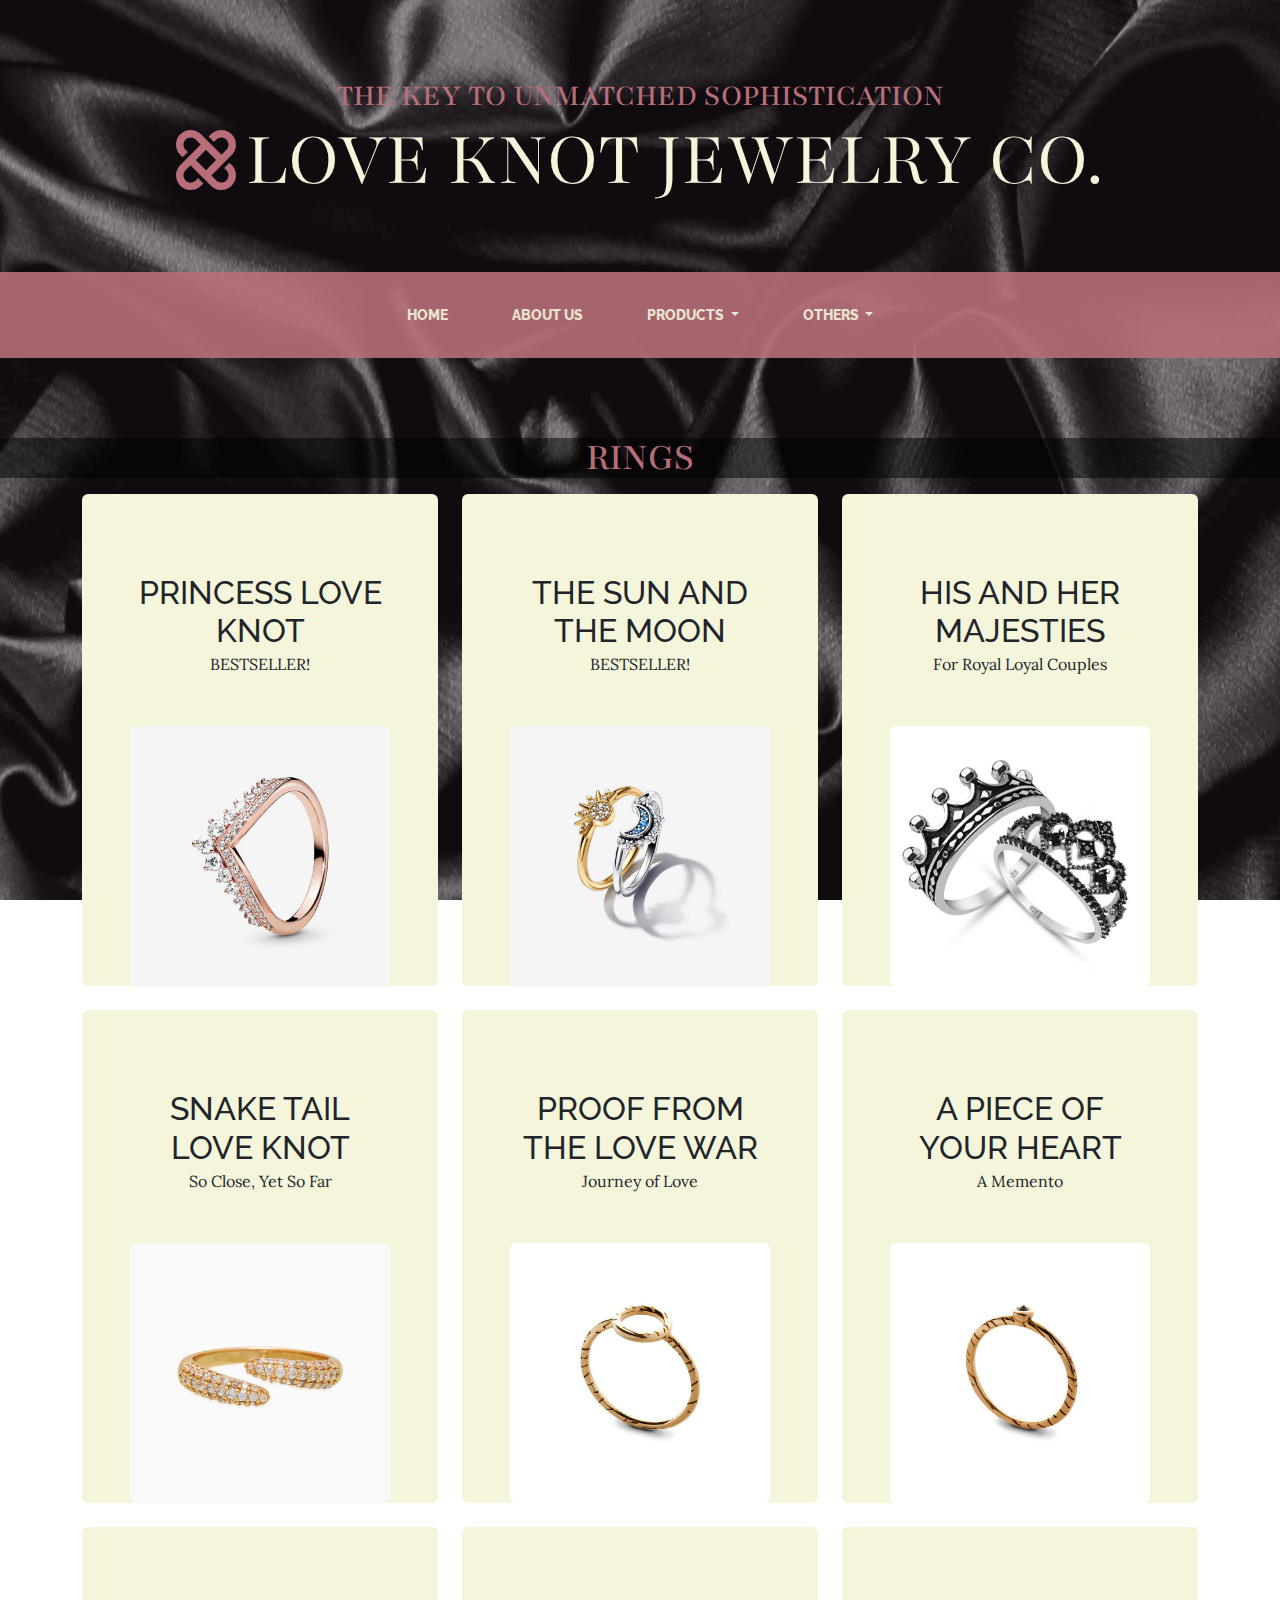
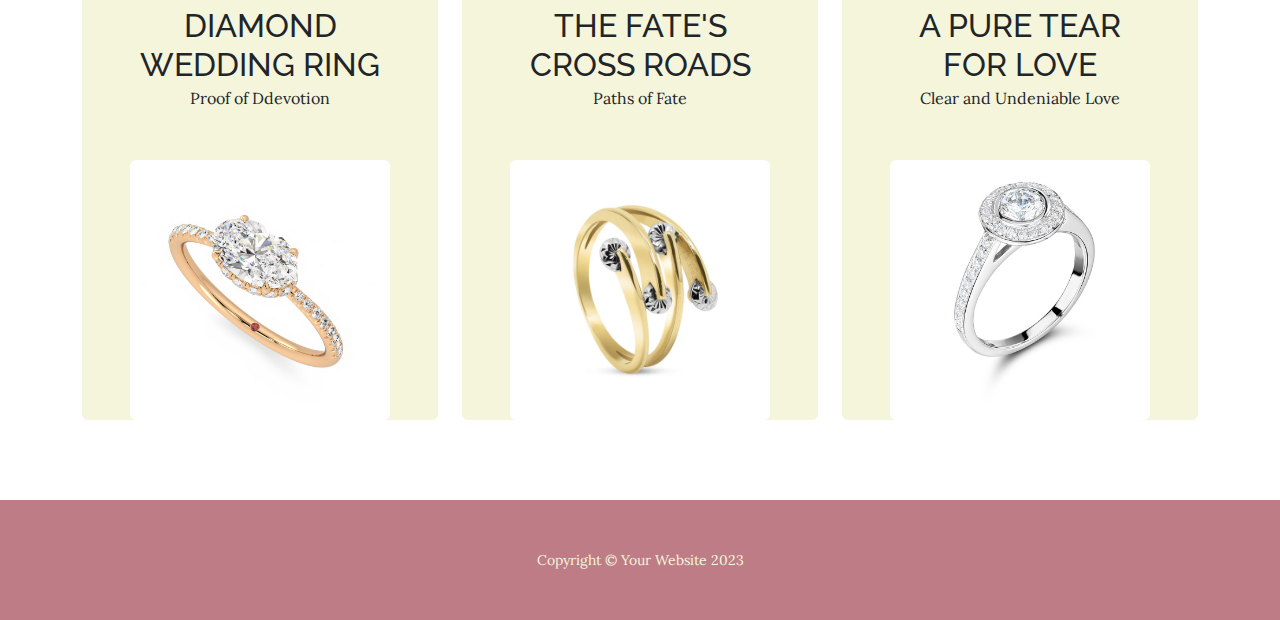
<file: love knot/LOVE KNOT/rings.html>
<!DOCTYPE html>
<html lang="en">
    <head>
        <meta charset="utf-8" />
        <meta name="viewport" content="width=device-width, initial-scale=1, shrink-to-fit=no" />
        <meta name="description" content="" />
        <meta name="author" content="" />
        <title>Love Knot Jewelry Co.</title>
        <link href="https://cdn.jsdelivr.net/npm/bootstrap@5.3.3/dist/css/bootstrap.min.css" rel="stylesheet" integrity="sha384-QWTKZyjpPEjISv5WaRU9OFeRpok6YctnYmDr5pNlyT2bRjXh0JMhjY6hW+ALEwIH" crossorigin="anonymous">
        <link rel="icon" type="image/x-icon" href="assets/favicon.ico" />
        <!-- Google fonts-->
        <link href="https://fonts.googleapis.com/css?family=Raleway:100,100i,200,200i,300,300i,400,400i,500,500i,600,600i,700,700i,800,800i,900,900i" rel="stylesheet" />
        <link href="https://fonts.googleapis.com/css?family=Lora:400,400i,700,700i" rel="stylesheet" />
        <link href="https://fonts.googleapis.com/css2?family=Playfair:ital,opsz,wght@0,5..1200,300..900;1,5..1200,300..900&display=swap" rel="stylesheet" />
        <!-- Core theme CSS (includes Bootstrap)-->
        <link href="css/styles.css" rel="stylesheet" />
    </head>
    <body>
        <header>
            <h1 class="site-heading text-center text-faded d-none d-lg-block">
                <span class="site-heading-upper text-primary mb-3">The Key to Unmatched Sophistication</span>
                <div class="site-heading-container">
                    <img src="assets/img/LOVE KNOT.svg" alt="LoveKnotLogo" width="60" height="60" class="logo-image">
                    <span class="site-heading-lower">Love Knot Jewelry Co.</span>
                </div>
            </h1>
        </header>
        <!-- Navigation-->
        <nav class="navbar navbar-expand-lg navbar-dark py-lg-4" id="mainNav">
            <div class="container">
                <a class="navbar-brand text-uppercase fw-bold d-lg-none" href="index.html">Love Knot Jewelry Co.</a>
                <button class="navbar-toggler" type="button" data-bs-toggle="collapse" data-bs-target="#navbarSupportedContent" aria-controls="navbarSupportedContent" aria-expanded="false" aria-label="Toggle navigation"><span class="navbar-toggler-icon"></span></button>
                <div class="collapse navbar-collapse" id="navbarSupportedContent">
                    <ul class="navbar-nav mx-auto">
                        <li class="nav-item px-lg-4"><a class="nav-link text-uppercase" href="index.html">Home</a></li>
                        <li class="nav-item px-lg-4"><a class="nav-link text-uppercase" href="about.html">About Us</a></li>
                        <li class="nav-item dropdown px-lg-4">
                            <a class="nav-link dropdown-toggle text-uppercase" href="products.html" id="navbarDropdown" role="button" data-bs-toggle="dropdown" aria-expanded="false">
                                Products
                            </a>
                            <ul class="dropdown-menu" aria-labelledby="navbarDropdown">
                                <li><a class="dropdown-item" href="products.html">All</a></li>
                                <li><a class="dropdown-item" href="necklaces.html">Necklaces</a></li>
                                <li><a class="dropdown-item" href="rings.html">Rings</a></li>
                                <li><a class="dropdown-item" href="bracelets.html">Bracelets</a></li>
                                <li><a class="dropdown-item" href="earrings.html">Earrings</a></li>
                            </ul>
                        </li>
                        
                        <li class="nav-item dropdown px-lg-4">
                            <a class="nav-link dropdown-toggle text-uppercase" href="contact.html" id="navbarDropdown" role="button" data-bs-toggle="dropdown" aria-expanded="false">
                                Others
                            </a>
                            <ul class="dropdown-menu" aria-labelledby="navbarDropdown">
                                <li><a class="dropdown-item" href="contact.html">Contact Us</a></li>
                                <li><a class="dropdown-item" href="logout.html">Log Out</a></li>
                            </ul>
                        </li>

                    </ul>
                </div>
            </div>
        </nav>

        <section class="page-section">
            <h1 class="site-heading text-center text-faded site-heading-upper text-primary mb-3" style="background-color:rgba(0, 0, 0, 0.5)">Rings</h1>
        
            <div class="container">
                <div class="row gy-4 justify-content-center">
                    <!-- First Item -->
                    <div class="col-12 col-md-6 col-lg-4">
                        <div class="bg-faded pt-3 px-3 pt-md-5 px-md-5 text-center overflow-hidden rounded">
                            <div class="my-3 py-3">
                                <h2 class="section-heading mb-0">Princess Love Knot</h2>
                                <p class="section-heading-lower">BESTSELLER!</p>
                            </div>
                            <img class="product-item-img mx-auto d-flex rounded img-fluid mb-3 mb-lg-0" 
                                 src="assets/img/Rings/princess ring.jpg" 
                                 alt="Princess Love Knot" 
                                 style="width: 100%; height: auto; border-radius: 21px 21px 0 0;" />
                        </div>
                    </div>
        
                    <!-- Second Item -->
                    <div class="col-12 col-md-6 col-lg-4">
                        <div class="bg-faded pt-3 px-3 pt-md-5 px-md-5 text-center overflow-hidden rounded">
                            <div class="my-3 py-3">
                                <h2 class="section-heading mb-0">The Sun and The Moon</h2>
                                <p class="section-heading-lower">BESTSELLER!</p>
                            </div>
                            <img class="product-item-img mx-auto d-flex rounded img-fluid mb-3 mb-lg-0" 
                                 src="assets/img/Rings/couple ring.jpg" 
                                 alt="The Sun and The Moon" 
                                 style="width: 100%; height: auto; border-radius: 21px 21px 0 0;" />
                        </div>
                    </div>
        
                    <!-- Third Item -->
                    <div class="col-12 col-md-6 col-lg-4">
                        <div class="bg-faded pt-3 px-3 pt-md-5 px-md-5 text-center overflow-hidden rounded">
                            <div class="my-3 py-3">
                                <h2 class="section-heading mb-0">His and Her Majesties</h2>
                                <p class="section-heading-lower">For Royal Loyal Couples</p>
                            </div>
                            <img class="product-item-img mx-auto d-flex rounded img-fluid mb-3 mb-lg-0" 
                                 src="assets/img/Rings/crown couple rings.jpg" 
                                 alt="His and Her Majesties" 
                                 style="width: 100%; height: auto; border-radius: 21px 21px 0 0;" />
                        </div>
                    </div>

                    <!-- Fourth Item -->
                    <div class="col-12 col-md-6 col-lg-4">
                        <div class="bg-faded pt-3 px-3 pt-md-5 px-md-5 text-center overflow-hidden rounded">
                            <div class="my-3 py-3">
                                <h2 class="section-heading mb-0">Snake Tail Love Knot</h2>
                                <p class="section-heading-lower">So Close, Yet So Far</p>
                            </div>
                            <img class="product-item-img mx-auto d-flex rounded img-fluid mb-3 mb-lg-0" 
                                 src="assets/img/Rings/Snake ring Loveknot.jpg" 
                                 alt="Snake Tail Love Knot" 
                                 style="width: 100%; height: auto; border-radius: 21px 21px 0 0;" />
                        </div>
                    </div>

                     <!-- Fifth Item -->
                    <div class="col-12 col-md-6 col-lg-4">
                        <div class="bg-faded pt-3 px-3 pt-md-5 px-md-5 text-center overflow-hidden rounded">
                            <div class="my-3 py-3">
                                <h2 class="section-heading mb-0">Proof from the Love War</h2>
                                <p class="section-heading-lower">Journey of Love</p>
                            </div>
                            <img class="product-item-img mx-auto d-flex rounded img-fluid mb-3 mb-lg-0" 
                                 src="assets/img/Rings/Open Circle Fur Ring.jpg" 
                                 alt="Proof from the Love War" 
                                 style="width: 100%; height: auto; border-radius: 21px 21px 0 0;" />
                        </div>
                    </div>

                     <!-- Sixth Item -->
                    <div class="col-12 col-md-6 col-lg-4">
                        <div class="bg-faded pt-3 px-3 pt-md-5 px-md-5 text-center overflow-hidden rounded">
                            <div class="my-3 py-3">
                                <h2 class="section-heading mb-0">A Piece of Your Heart</h2>
                                <p class="section-heading-lower">A Memento</p>
                            </div>
                            <img class="product-item-img mx-auto d-flex rounded img-fluid mb-3 mb-lg-0" 
                                 src="assets/img/Rings/Star Fur Ring.jpg" 
                                 alt="A Piece of Your Heart" 
                                 style="width: 100%; height: auto; border-radius: 21px 21px 0 0;" />
                        </div>
                    </div>

                     <!-- Seventh Item -->
                    <div class="col-12 col-md-6 col-lg-4">
                        <div class="bg-faded pt-3 px-3 pt-md-5 px-md-5 text-center overflow-hidden rounded">
                            <div class="my-3 py-3">
                                <h2 class="section-heading mb-0">Diamond Wedding Ring</h2>
                                <p class="section-heading-lower">Proof of Ddevotion</p>
                            </div>
                            <img class="product-item-img mx-auto d-flex rounded img-fluid mb-3 mb-lg-0" 
                                 src="assets/img/Rings/Wedding ring.jpeg" 
                                 alt="Diamond Wedding Ring" 
                                 style="width: 100%; height: auto; border-radius: 21px 21px 0 0;" />
                        </div>
                    </div>

                     <!-- Eighth Item -->
                    <div class="col-12 col-md-6 col-lg-4">
                        <div class="bg-faded pt-3 px-3 pt-md-5 px-md-5 text-center overflow-hidden rounded">
                            <div class="my-3 py-3">
                                <h2 class="section-heading mb-0">The Fate's Cross Roads</h2>
                                <p class="section-heading-lower">Paths of Fate</p>
                            </div>
                            <img class="product-item-img mx-auto d-flex rounded img-fluid mb-3 mb-lg-0" 
                                 src="assets/img/Rings/Criss Cross Loveknot.webp" 
                                 alt="The Fate's Cross Roads" 
                                 style="width: 100%; height: auto; border-radius: 21px 21px 0 0;" />
                        </div>
                    </div>

                     <!-- Ninth Item -->
                    <div class="col-12 col-md-6 col-lg-4">
                        <div class="bg-faded pt-3 px-3 pt-md-5 px-md-5 text-center overflow-hidden rounded">
                            <div class="my-3 py-3">
                                <h2 class="section-heading mb-0">A Pure Tear for Love</h2>
                                <p class="section-heading-lower">Clear and Undeniable Love</p>
                            </div>
                            <img class="product-item-img mx-auto d-flex rounded img-fluid mb-3 mb-lg-0" 
                                 src="assets/img/Rings/Ruberover Halo.jpg" 
                                 alt="A Pure Tear for Love" 
                                 style="width: 100%; height: auto; border-radius: 21px 21px 0 0;" />
                        </div>
                    </div>

                </div>
            </div>
        </section>
             
        <footer class="footer text-faded text-center py-5">
            <div class="container"><p class="m-0 small">Copyright &copy; Your Website 2023</p></div>
        </footer>
        <!-- Bootstrap core JS-->
        <script src="https://cdn.jsdelivr.net/npm/bootstrap@5.3.3/dist/js/bootstrap.bundle.min.js" integrity="sha384-YvpcrYf0tY3lHB60NNkmXc5s9fDVZLESaAA55NDzOxhy9GkcIdslK1eN7N6jIeHz" crossorigin="anonymous"></script>
        <!-- Core theme JS-->
        <script src="js/scripts.js"></script>
    </body>
</html>
</file>
